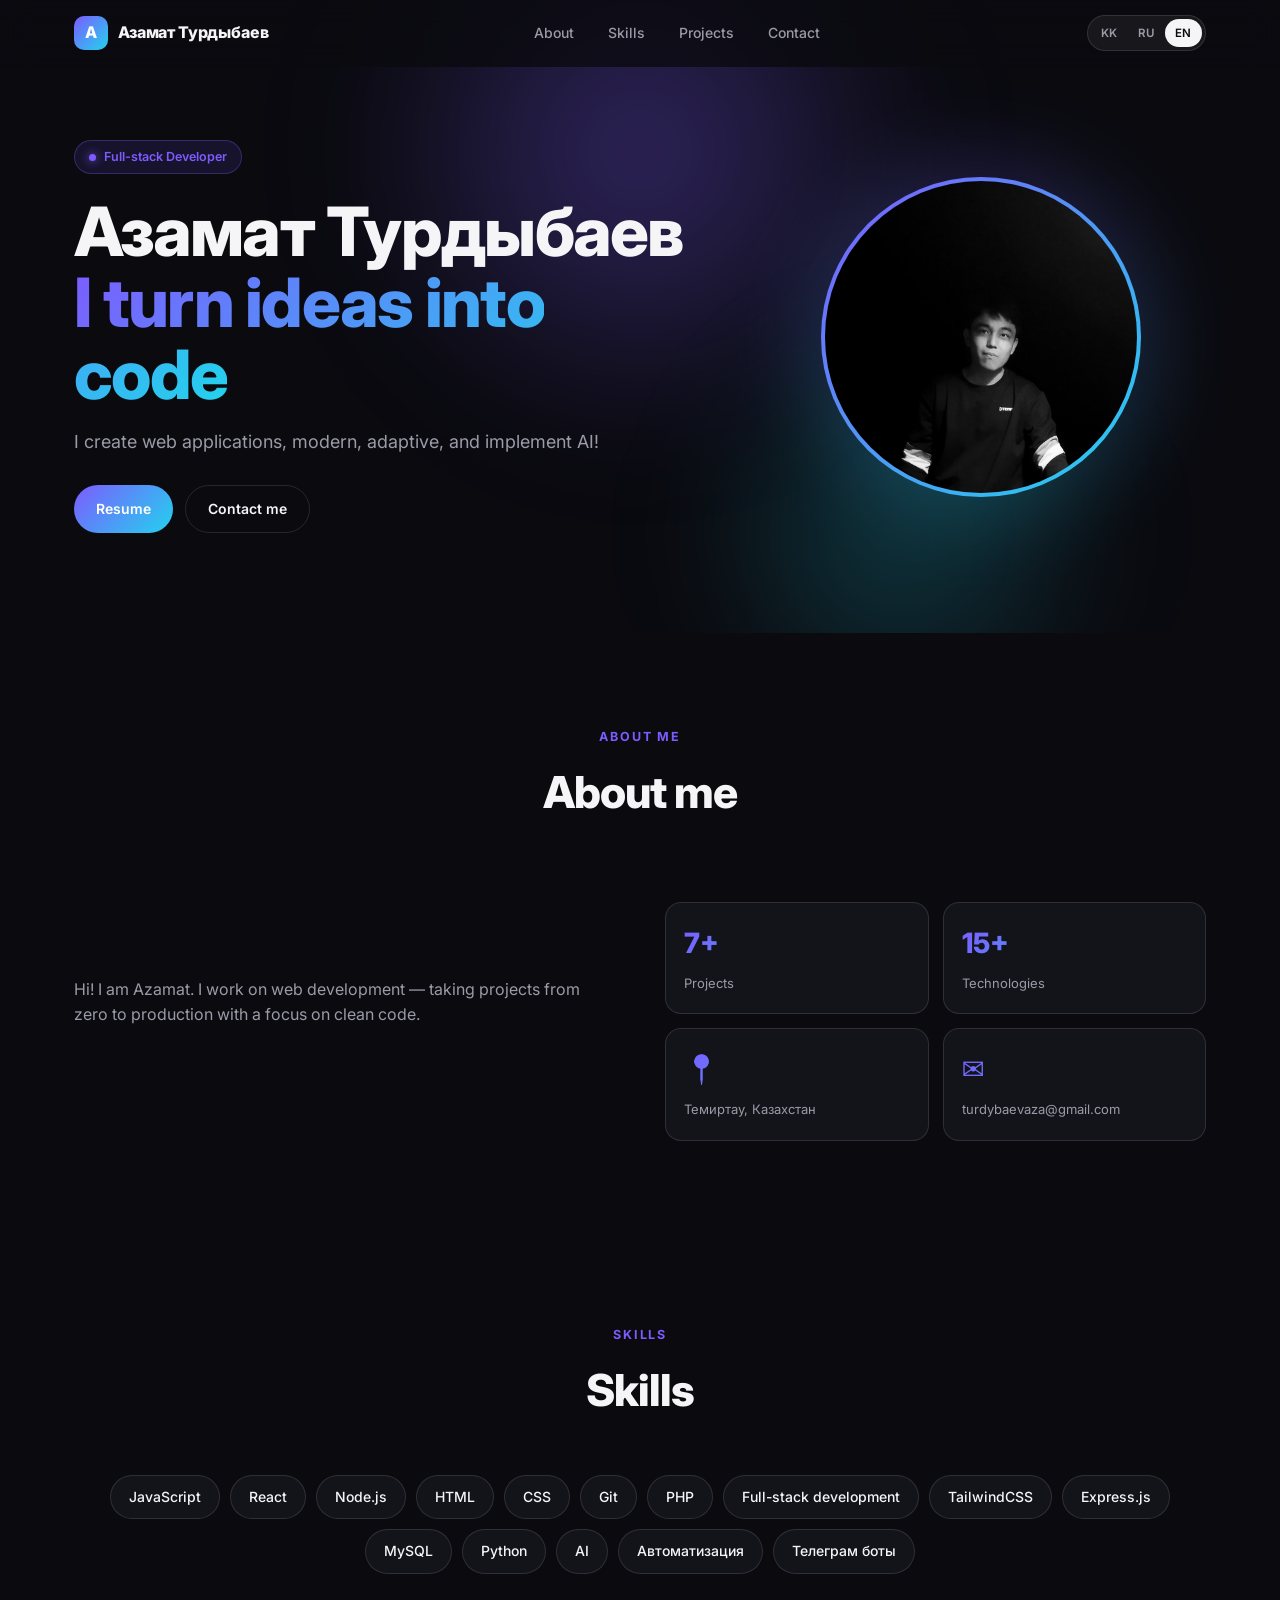
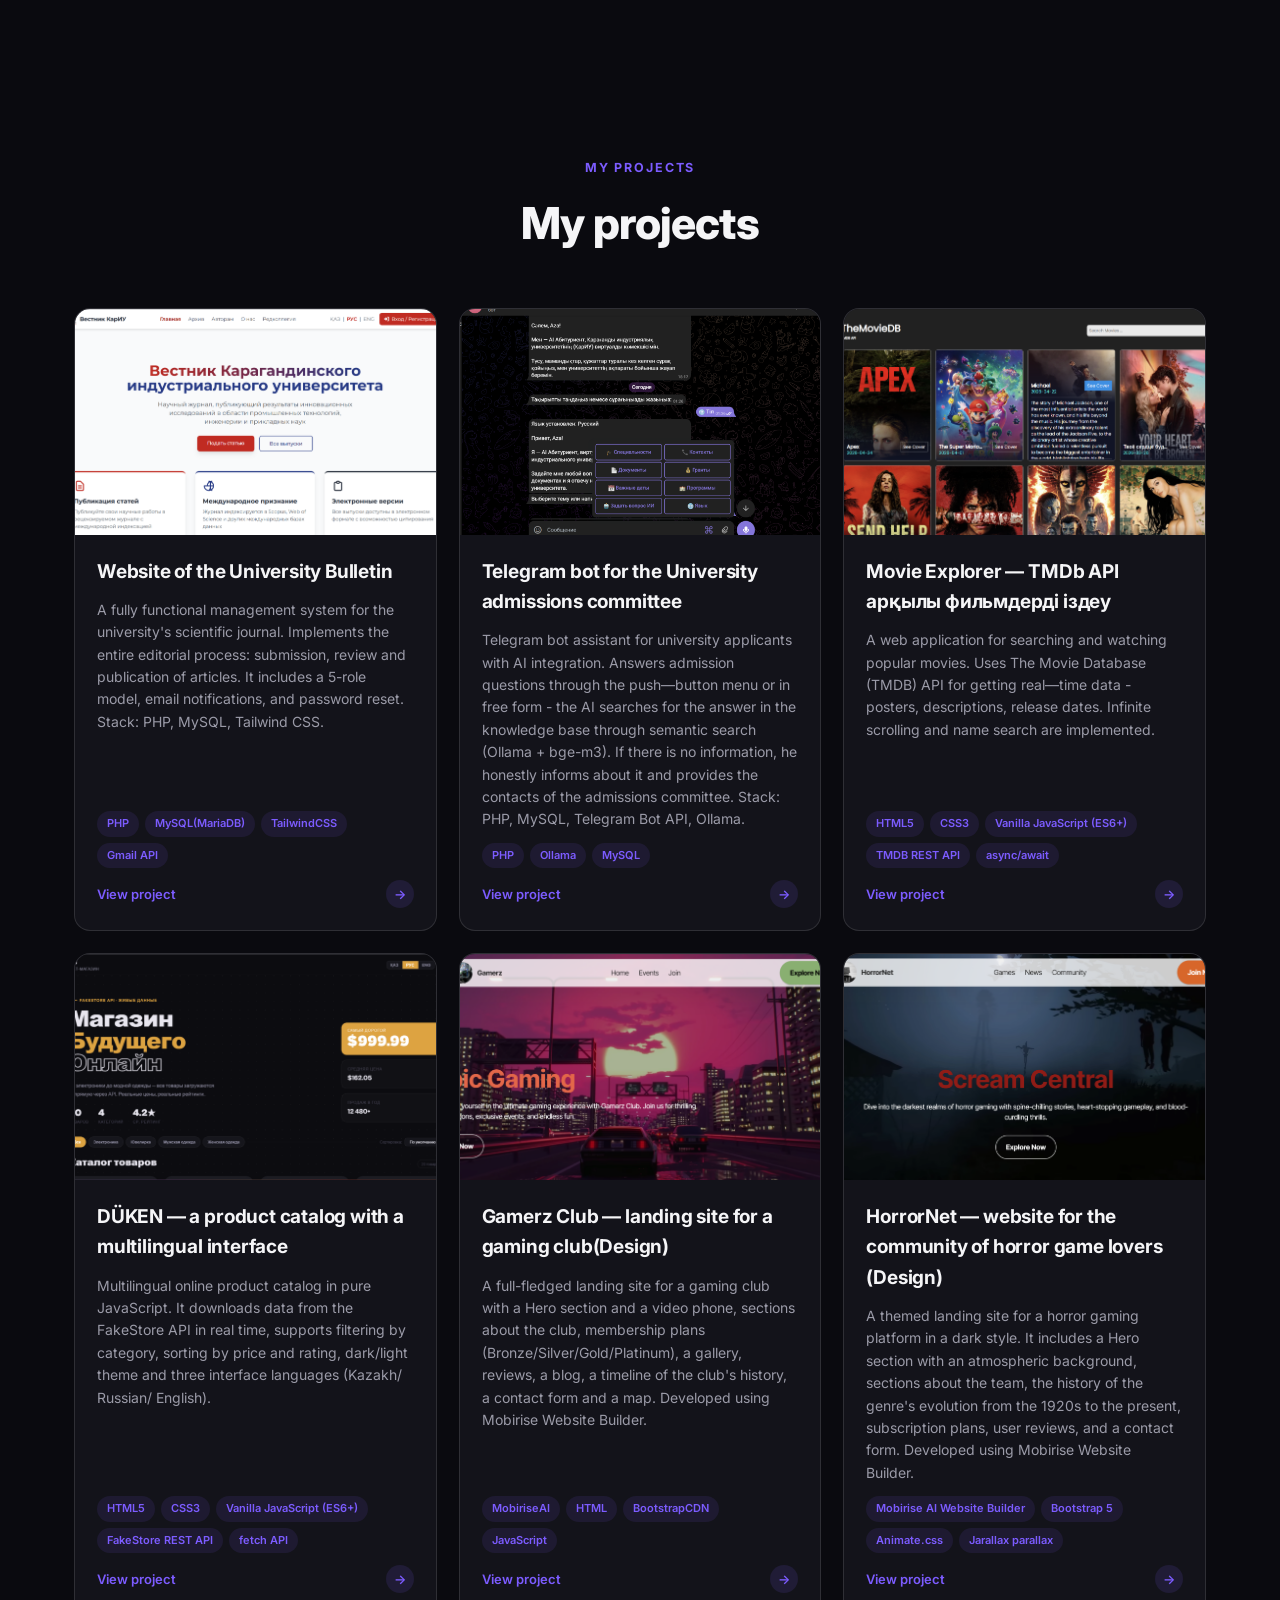
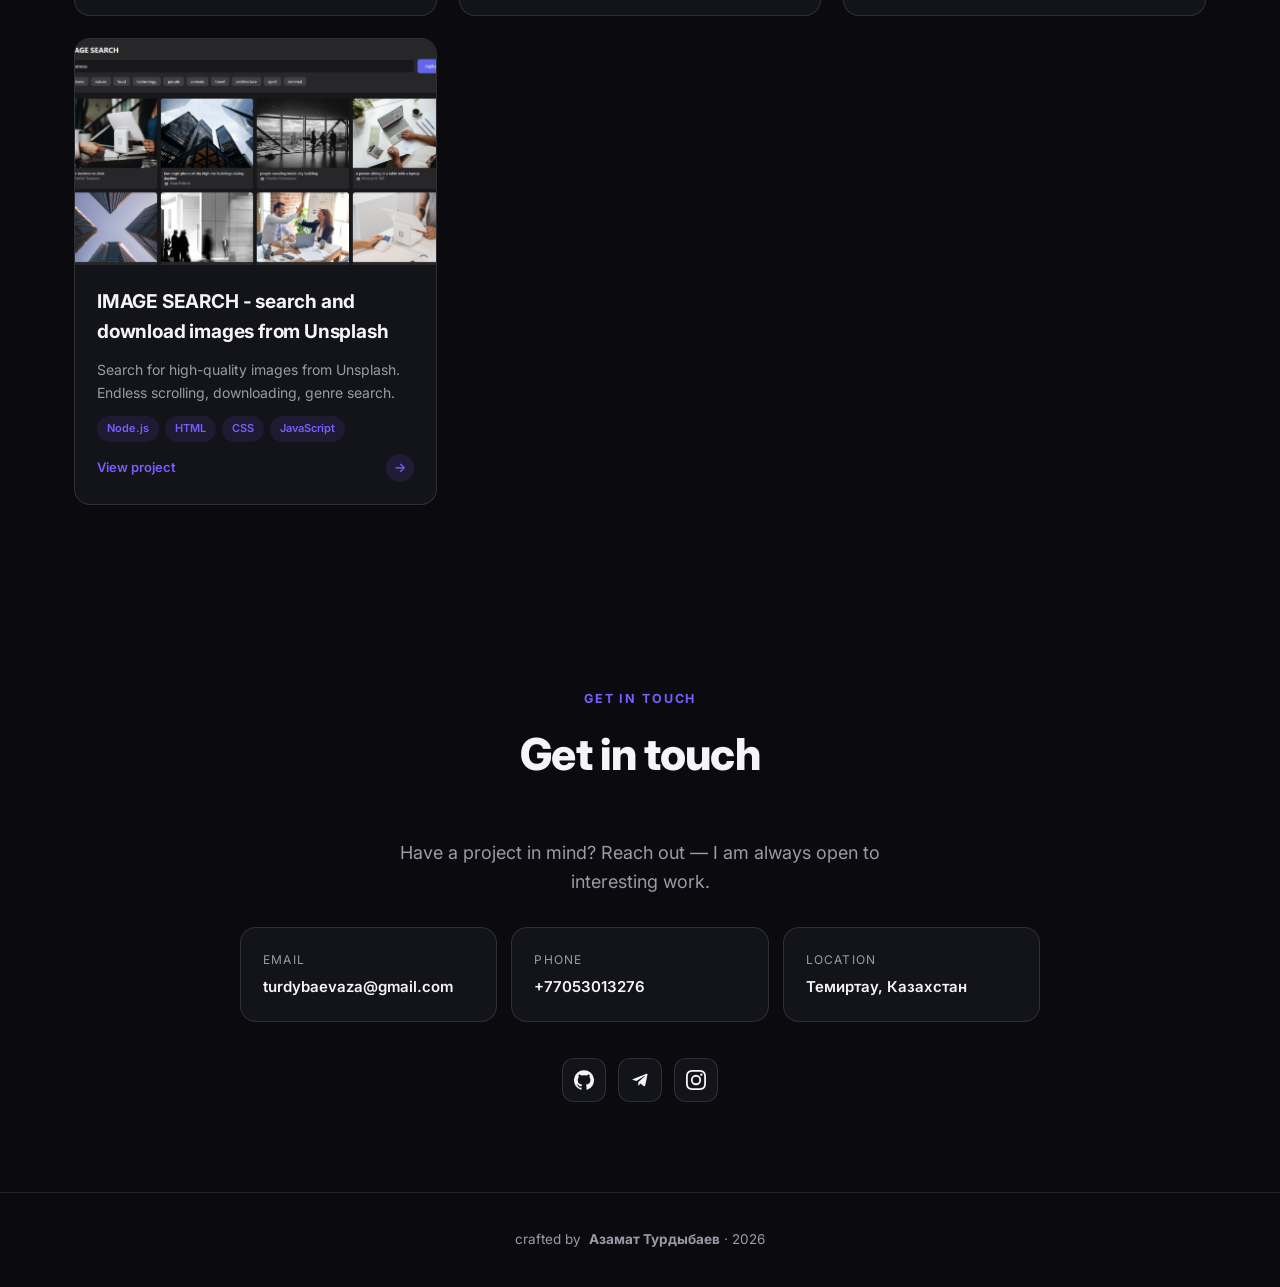
<file: index.html>
<!DOCTYPE html>
<html lang="en">
<head>
<meta charset="UTF-8">
<meta name="viewport" content="width=device-width, initial-scale=1.0">
<meta name="description" content="Азамат Турдыбаев — portfolio">
<title>Азамат Турдыбаев — Portfolio</title>
<link rel="preconnect" href="https://fonts.googleapis.com">
<link rel="preconnect" href="https://fonts.gstatic.com" crossorigin>
<link href="https://fonts.googleapis.com/css2?family=Inter:wght@400;500;600;700;800&display=swap" rel="stylesheet">
<link rel="stylesheet" href="assets/css/style.css">
</head>
<body>

<header class="header" id="header">
  <div class="container header-inner">
    <a href="#top" class="logo">
      <span class="logo-mark">А</span>
      <span data-i18n-text="Азамат Турдыбаев">Азамат Турдыбаев</span>
    </a>

    <nav class="nav" id="nav">
      <a href="#about" data-i18n="nav_about"></a>
      <a href="#skills" data-i18n="nav_skills"></a>
      <a href="#projects" data-i18n="nav_projects"></a>
      <a href="#contact" data-i18n="nav_contact"></a>
    </nav>

    <div class="header-actions">
      <div class="lang-switch" id="langSwitch">
        <button data-lang="kk">KK</button>
        <button data-lang="ru">RU</button>
        <button data-lang="en" class="active">EN</button>
      </div>
      <button class="btn-burger" id="burger" aria-label="menu">☰</button>
    </div>
  </div>
</header>

<main id="top">

<section class="hero">
  <div class="hero-bg gradient"></div>
  <div class="container hero-inner">
    <div>
      <span class="hero-pill"><span class="dot"></span><span data-i18n-role></span></span>
      <h1>
        <span data-i18n-name>Азамат Турдыбаев</span><br>
        <span class="gradient-text" data-i18n="hero_tagline"></span>
      </h1>
      <p class="lead" data-i18n="hero_sub"></p>
      <div class="hero-cta">
        <a href="resume.pdf" target="_blank" class="btn btn-primary" data-i18n="btn_resume"></a>
        <a href="#contact" class="btn btn-outline" data-i18n="btn_contact"></a>
      </div>
    </div>
    <div class="hero-portrait">
      <div class="portrait-frame">
        <div class="portrait-inner">
          <img src="assets/img/avatar.jpg" alt="">
        </div>
      </div>
    </div>
  </div>
</section>

<section id="about" class="about">
  <div class="container">
    <div class="section-head reveal">
      <span class="section-eyebrow" data-i18n="section_about"></span>
      <h2 data-i18n="section_about_h"></h2>
    </div>
    <div class="about-grid reveal">
      <div class="about-text" data-i18n-html="about"></div>
      <div>
        <div class="about-stats">
          <div class="stat-card"><b>7+</b><span data-i18n="stat_projects"></span></div>
          <div class="stat-card"><b>15+</b><span data-i18n="stat_skills"></span></div>
          <div class="stat-card"><b>📍</b><span>Темиртау, Казахстан</span></div>
          <div class="stat-card"><b>✉</b><span>turdybaevaza@gmail.com</span></div>
        </div>
      </div>
    </div>
  </div>
</section>

<section id="skills" class="skills">
  <div class="container">
    <div class="section-head reveal">
      <span class="section-eyebrow" data-i18n="section_skills"></span>
      <h2 data-i18n="section_skills_h"></h2>
    </div>
    <div class="skills-cloud reveal">
      <span class="skill">JavaScript</span>
      <span class="skill">React</span>
      <span class="skill">Node.js</span>
      <span class="skill">HTML</span>
      <span class="skill">CSS</span>
      <span class="skill">Git</span>
      <span class="skill">PHP</span>
      <span class="skill">Full-stack development</span>
      <span class="skill">TailwindCSS</span>
      <span class="skill">Express.js</span>
      <span class="skill">MySQL</span>
      <span class="skill">Python</span>
      <span class="skill">AI</span>
      <span class="skill">Автоматизация</span>
      <span class="skill">Телеграм боты</span>
    </div>
  </div>
</section>

<section id="projects" class="projects">
  <div class="container">
    <div class="section-head reveal">
      <span class="section-eyebrow" data-i18n="section_projects"></span>
      <h2 data-i18n="section_projects_h"></h2>
    </div>
    <div class="projects-grid reveal">
      <a href="projects/vestnik-kariu.html" class="project">
        <div class="project-cover"><img src="assets/img/f_k89gfe0amonbua93.png" alt=""></div>
        <div class="project-body">
          <div class="project-title" data-i18n-proj="p_o89itzxmonbbtn9.title">Website of the University Bulletin</div>
          <div class="project-desc" data-i18n-proj="p_o89itzxmonbbtn9.shortDesc"></div>
          <div class="project-tech">
            <span>PHP</span><span>MySQL(MariaDB)</span><span>TailwindCSS</span><span>Gmail API</span>
          </div>
          <div class="project-link-row">
            <span data-i18n="btn_view_project"></span>
            <span class="arrow-icon">→</span>
          </div>
        </div>
      </a>
      <a href="projects/abiturent-bot-telegram.html" class="project">
        <div class="project-cover"><img src="assets/img/f_c62ydk6wmond65eu.png" alt=""></div>
        <div class="project-body">
          <div class="project-title" data-i18n-proj="p_7lt5uwfmonct9wv.title">Telegram bot for the University admissions committee</div>
          <div class="project-desc" data-i18n-proj="p_7lt5uwfmonct9wv.shortDesc"></div>
          <div class="project-tech">
            <span>PHP</span><span>Ollama</span><span>MySQL</span>
          </div>
          <div class="project-link-row">
            <span data-i18n="btn_view_project"></span>
            <span class="arrow-icon">→</span>
          </div>
        </div>
      </a>
      <a href="projects/tmdb-api.html" class="project">
        <div class="project-cover"><img src="assets/img/f_5rtunjubmoo8fcvo.png" alt=""></div>
        <div class="project-body">
          <div class="project-title" data-i18n-proj="p_hsqgkrfmoo868qn.title">Movie Explorer — TMDb API арқылы фильмдерді іздеу</div>
          <div class="project-desc" data-i18n-proj="p_hsqgkrfmoo868qn.shortDesc"></div>
          <div class="project-tech">
            <span>HTML5</span><span>CSS3</span><span>Vanilla JavaScript (ES6+)</span><span>TMDB REST API</span><span>async/await</span>
          </div>
          <div class="project-link-row">
            <span data-i18n="btn_view_project"></span>
            <span class="arrow-icon">→</span>
          </div>
        </div>
      </a>
      <a href="projects/fake-store-api.html" class="project">
        <div class="project-cover"><img src="assets/img/f_3xanpbremoo8rpa6.png" alt=""></div>
        <div class="project-body">
          <div class="project-title" data-i18n-proj="p_xwkz7hrmoo8m462.title">DÜKEN — a product catalog with a multilingual interface</div>
          <div class="project-desc" data-i18n-proj="p_xwkz7hrmoo8m462.shortDesc"></div>
          <div class="project-tech">
            <span>HTML5</span><span>CSS3</span><span>Vanilla JavaScript (ES6+)</span><span>FakeStore REST API</span><span>fetch API</span>
          </div>
          <div class="project-link-row">
            <span data-i18n="btn_view_project"></span>
            <span class="arrow-icon">→</span>
          </div>
        </div>
      </a>
      <a href="projects/gaming-site-design.html" class="project">
        <div class="project-cover"><img src="assets/img/f_rkzsp6b0mooa78hj.png" alt=""></div>
        <div class="project-body">
          <div class="project-title" data-i18n-proj="p_ejp2i3tmooa2sis.title">Gamerz Club — landing site for a gaming club(Design)</div>
          <div class="project-desc" data-i18n-proj="p_ejp2i3tmooa2sis.shortDesc"></div>
          <div class="project-tech">
            <span>MobiriseAI</span><span>HTML</span><span>BootstrapCDN</span><span>JavaScript</span>
          </div>
          <div class="project-link-row">
            <span data-i18n="btn_view_project"></span>
            <span class="arrow-icon">→</span>
          </div>
        </div>
      </a>
      <a href="projects/horror-game-design.html" class="project">
        <div class="project-cover"><img src="assets/img/f_arnziqlfmoohcn5r.png" alt=""></div>
        <div class="project-body">
          <div class="project-title" data-i18n-proj="p_j9yw7mhmooaiygd.title">HorrorNet — website for the community of horror game lovers (Design)</div>
          <div class="project-desc" data-i18n-proj="p_j9yw7mhmooaiygd.shortDesc"></div>
          <div class="project-tech">
            <span>Mobirise AI Website Builder</span><span>Bootstrap 5</span><span>Animate.css</span><span>Jarallax parallax</span>
          </div>
          <div class="project-link-row">
            <span data-i18n="btn_view_project"></span>
            <span class="arrow-icon">→</span>
          </div>
        </div>
      </a>
      <a href="projects/image-search-unsplash.html" class="project">
        <div class="project-cover"><img src="assets/img/f_zx9a9mbqmopt0fna.png" alt=""></div>
        <div class="project-body">
          <div class="project-title" data-i18n-proj="p_6j5fk1smopsqwua.title">IMAGE SEARCH - search and download images from Unsplash</div>
          <div class="project-desc" data-i18n-proj="p_6j5fk1smopsqwua.shortDesc"></div>
          <div class="project-tech">
            <span>Node.js</span><span>HTML</span><span>CSS</span><span>JavaScript</span>
          </div>
          <div class="project-link-row">
            <span data-i18n="btn_view_project"></span>
            <span class="arrow-icon">→</span>
          </div>
        </div>
      </a>
    </div>
  </div>
</section>

<section id="contact" class="contact">
  <div class="container">
    <div class="section-head reveal">
      <span class="section-eyebrow" data-i18n="section_contact"></span>
      <h2 data-i18n="section_contact_h"></h2>
    </div>
    <p class="contact-text reveal" data-i18n="contact_text"></p>
    <div class="contact-grid reveal">
      <a href="mailto:turdybaevaza@gmail.com" class="contact-card"><div class="contact-card-label">Email</div><div class="contact-card-value">turdybaevaza@gmail.com</div></a>
      <a href="tel:+77053013276" class="contact-card"><div class="contact-card-label">Phone</div><div class="contact-card-value">+77053013276</div></a>
      <div class="contact-card"><div class="contact-card-label">Location</div><div class="contact-card-value">Темиртау, Казахстан</div></div>
    </div>
    <div class="socials reveal">
      <a href="https://github.com/Azamat-Eric" target="_blank" rel="noopener" class="social-icon" aria-label="github"><svg viewBox="0 0 24 24" fill="currentColor"><path d="M12 .3a12 12 0 0 0-3.8 23.4c.6.1.8-.3.8-.6v-2c-3.3.7-4-1.6-4-1.6-.6-1.4-1.4-1.8-1.4-1.8-1.1-.7.1-.7.1-.7 1.2.1 1.9 1.3 1.9 1.3 1.1 1.9 2.9 1.3 3.6 1 .1-.8.4-1.3.8-1.6-2.7-.3-5.5-1.3-5.5-5.9 0-1.3.5-2.4 1.2-3.2-.1-.3-.5-1.5.1-3.1 0 0 1-.3 3.3 1.2a11.5 11.5 0 0 1 6 0c2.3-1.5 3.3-1.2 3.3-1.2.7 1.6.3 2.8.1 3.1.8.8 1.2 1.9 1.2 3.2 0 4.6-2.8 5.6-5.5 5.9.4.4.8 1.1.8 2.2v3.2c0 .3.2.7.8.6A12 12 0 0 0 12 .3"/></svg></a>
      <a href="https://t.me/aza_mat_off" target="_blank" rel="noopener" class="social-icon" aria-label="telegram"><svg viewBox="0 0 24 24" fill="currentColor"><path d="M9.78 18.65l.28-4.23 7.68-6.92c.34-.31-.07-.46-.52-.19L7.74 13.3 3.64 12c-.88-.25-.89-.86.2-1.3l15.97-6.16c.73-.33 1.43.18 1.15 1.3l-2.72 12.81c-.19.91-.74 1.13-1.5.71L12.6 16.3l-1.99 1.93c-.23.23-.42.42-.83.42z"/></svg></a>
      <a href="https://instagram.com/a.z.a.m.a.t.t.t" target="_blank" rel="noopener" class="social-icon" aria-label="instagram"><svg viewBox="0 0 24 24" fill="currentColor"><path d="M12 2.16c3.2 0 3.58.01 4.85.07 1.17.05 1.8.25 2.23.41.56.22.96.48 1.38.9.42.42.68.82.9 1.38.16.42.36 1.06.41 2.23.06 1.27.07 1.65.07 4.85s-.01 3.58-.07 4.85c-.05 1.17-.25 1.8-.41 2.23-.22.56-.48.96-.9 1.38-.42.42-.82.68-1.38.9-.42.16-1.06.36-2.23.41-1.27.06-1.65.07-4.85.07s-3.58-.01-4.85-.07c-1.17-.05-1.8-.25-2.23-.41a3.7 3.7 0 0 1-1.38-.9 3.7 3.7 0 0 1-.9-1.38c-.16-.42-.36-1.06-.41-2.23C2.17 15.58 2.16 15.2 2.16 12s.01-3.58.07-4.85c.05-1.17.25-1.8.41-2.23.22-.56.48-.96.9-1.38.42-.42.82-.68 1.38-.9.42-.16 1.06-.36 2.23-.41C8.42 2.17 8.8 2.16 12 2.16M12 0C8.74 0 8.33.01 7.05.07 5.78.13 4.9.33 4.14.63a5.85 5.85 0 0 0-2.13 1.38A5.85 5.85 0 0 0 .63 4.14C.33 4.9.13 5.78.07 7.05.01 8.33 0 8.74 0 12s.01 3.67.07 4.95c.06 1.27.26 2.15.56 2.91a5.85 5.85 0 0 0 1.38 2.13 5.85 5.85 0 0 0 2.13 1.38c.76.3 1.64.5 2.91.56C8.33 23.99 8.74 24 12 24s3.67-.01 4.95-.07c1.27-.06 2.15-.26 2.91-.56a5.85 5.85 0 0 0 2.13-1.38 5.85 5.85 0 0 0 1.38-2.13c.3-.76.5-1.64.56-2.91.06-1.28.07-1.69.07-4.95s-.01-3.67-.07-4.95c-.06-1.27-.26-2.15-.56-2.91a5.85 5.85 0 0 0-1.38-2.13A5.85 5.85 0 0 0 19.86.63C19.1.33 18.22.13 16.95.07 15.67.01 15.26 0 12 0zm0 5.84a6.16 6.16 0 1 0 0 12.32 6.16 6.16 0 0 0 0-12.32zm0 10.16a4 4 0 1 1 0-8 4 4 0 0 1 0 8zm6.41-11.85a1.44 1.44 0 1 0 0 2.88 1.44 1.44 0 0 0 0-2.88z"/></svg></a>
    </div>
  </div>
</section>

</main>

<footer class="footer">
  <div class="container">
    <span data-i18n="footer_made"></span> &nbsp;<b>Азамат Турдыбаев</b> · 2026
  </div>
</footer>

<script src="assets/js/data.js"></script>
<script src="assets/js/main.js"></script>
</body>
</html>
</file>
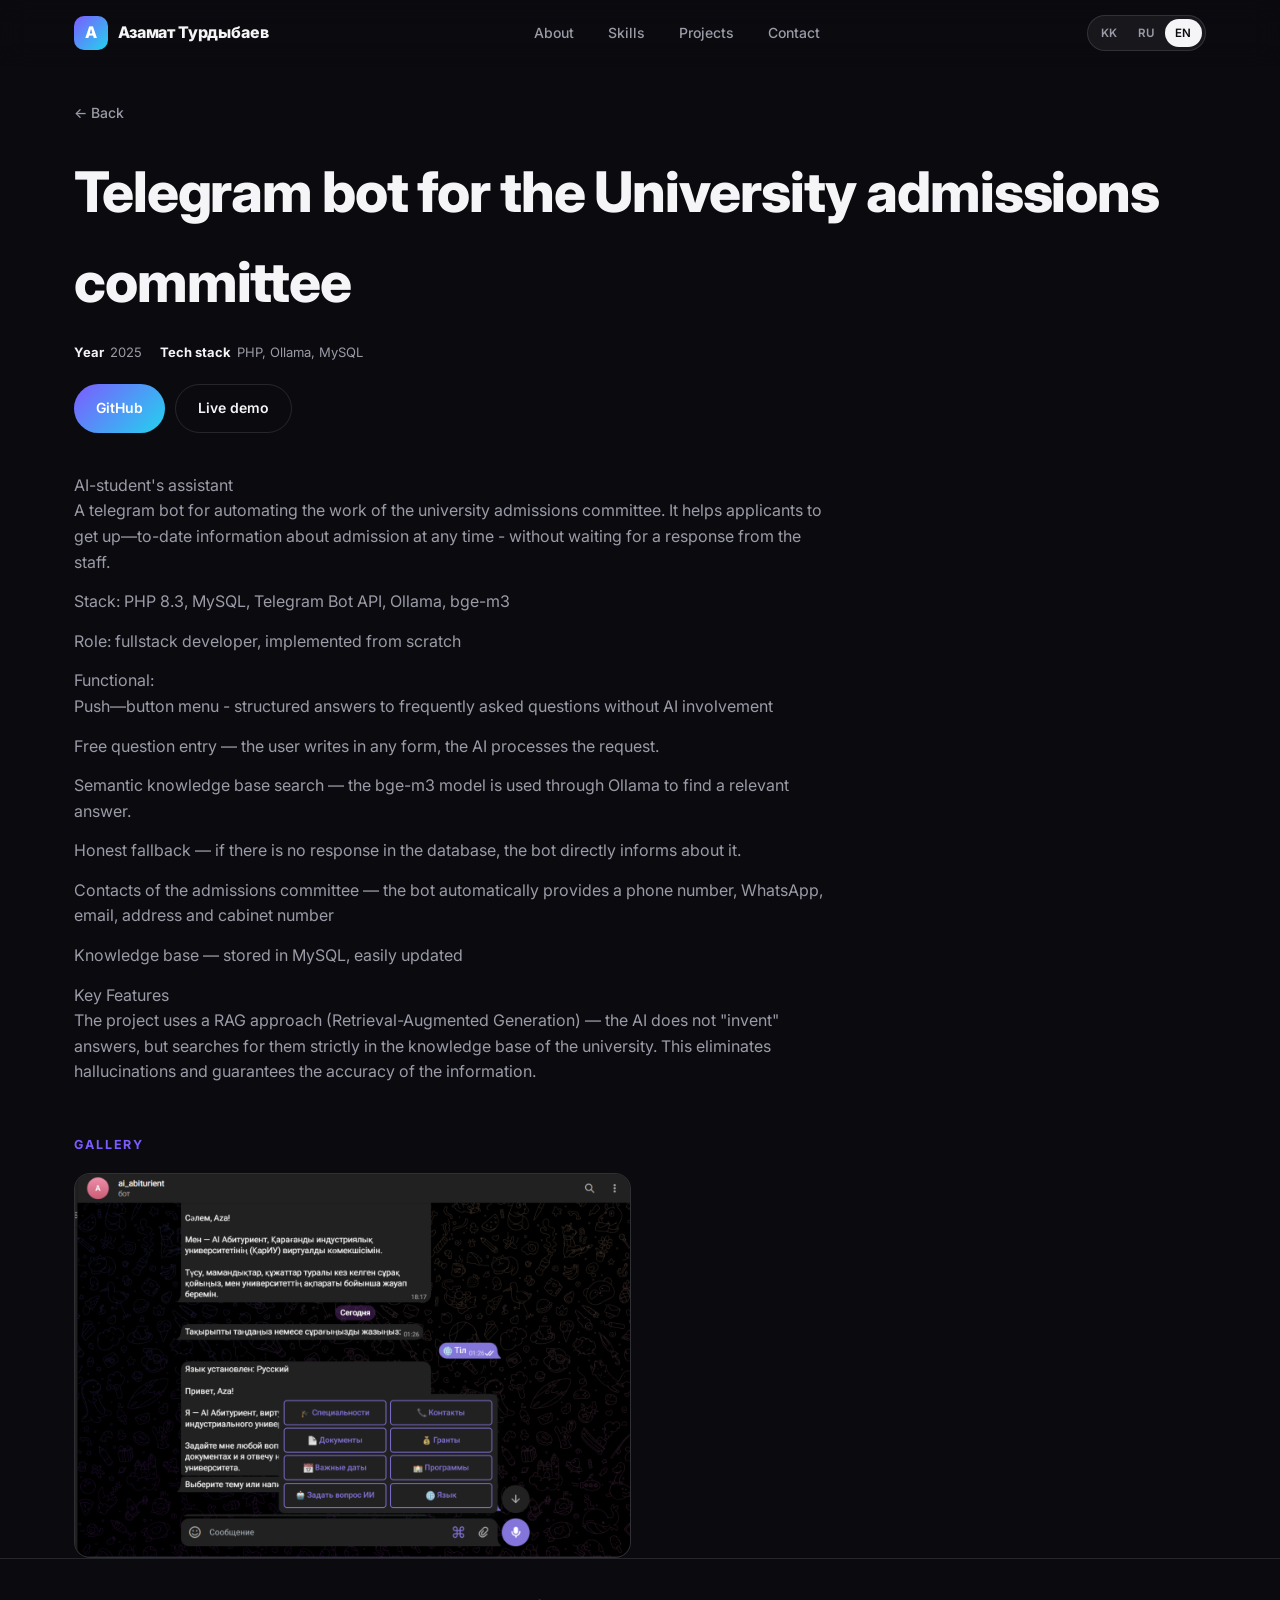
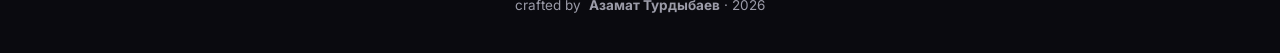
<file: projects/abiturent-bot-telegram.html>
<!DOCTYPE html>
<html lang="en">
<head>
<meta charset="UTF-8">
<meta name="viewport" content="width=device-width, initial-scale=1.0">
<title>Telegram bot for the University admissions committee — Азамат Турдыбаев</title>
<link rel="preconnect" href="https://fonts.googleapis.com">
<link rel="preconnect" href="https://fonts.gstatic.com" crossorigin>
<link href="https://fonts.googleapis.com/css2?family=Inter:wght@400;500;600;700;800&display=swap" rel="stylesheet">
<link rel="stylesheet" href="../assets/css/style.css">
</head>
<body>

<header class="header" id="header">
  <div class="container header-inner">
    <a href="../index.html" class="logo">
      <span class="logo-mark">А</span>
      <span>Азамат Турдыбаев</span>
    </a>
    <nav class="nav" id="nav">
      <a href="../index.html#about" data-i18n="nav_about"></a>
      <a href="../index.html#skills" data-i18n="nav_skills"></a>
      <a href="../index.html#projects" data-i18n="nav_projects"></a>
      <a href="../index.html#contact" data-i18n="nav_contact"></a>
    </nav>
    <div class="header-actions">
      <div class="lang-switch" id="langSwitch">
        <button data-lang="kk">KK</button>
        <button data-lang="ru">RU</button>
        <button data-lang="en" class="active">EN</button>
      </div>
      <button class="btn-burger" id="burger" aria-label="menu">☰</button>
    </div>
  </div>
</header>

<main class="container project-page">
  <a href="../index.html" class="back-link" data-i18n="btn_back"></a>

  <div class="project-hero">
    <h1 data-i18n-proj="p_7lt5uwfmonct9wv.title">Telegram bot for the University admissions committee</h1>
    <div class="project-meta">
      <div><b data-i18n="label_year"></b>2025</div>
      <div><b data-i18n="label_tech"></b>PHP, Ollama, MySQL</div>
    </div>
    <div class="project-actions">
      <a href="https://github.com/Azamat-Eric/ai_abiturent_bot" target="_blank" rel="noopener" class="btn btn-primary" data-i18n="btn_github"></a>
      <a href="https://t.me/kariu_abiturient_bot" target="_blank" rel="noopener" class="btn btn-outline" data-i18n="btn_demo"></a>
    </div>
  </div>

  <div class="project-content" data-i18n-html="proj_p_7lt5uwfmonct9wv_full"></div>

  
  <h2 class="section-eyebrow" style="display:block;margin-bottom:18px" data-i18n="label_gallery"></h2>
  <div class="gallery">
    <figure class="gallery-item"><img src="../assets/img/f_c62ydk6wmond65eu.png" alt="" data-zoom><figcaption class="gallery-caption" data-i18n-media="m_0b3suyqmond65fs"></figcaption></figure>
  </div>
  

</main>

<div class="lightbox" id="lightbox">
  <div class="lightbox-close">×</div>
  <img id="lightbox-img" alt="">
</div>

<footer class="footer">
  <div class="container">
    <span data-i18n="footer_made"></span> &nbsp;<b>Азамат Турдыбаев</b> · 2026
  </div>
</footer>

<script src="../assets/js/data.js"></script>
<script src="../assets/js/main.js"></script>
</body>
</html>
</file>
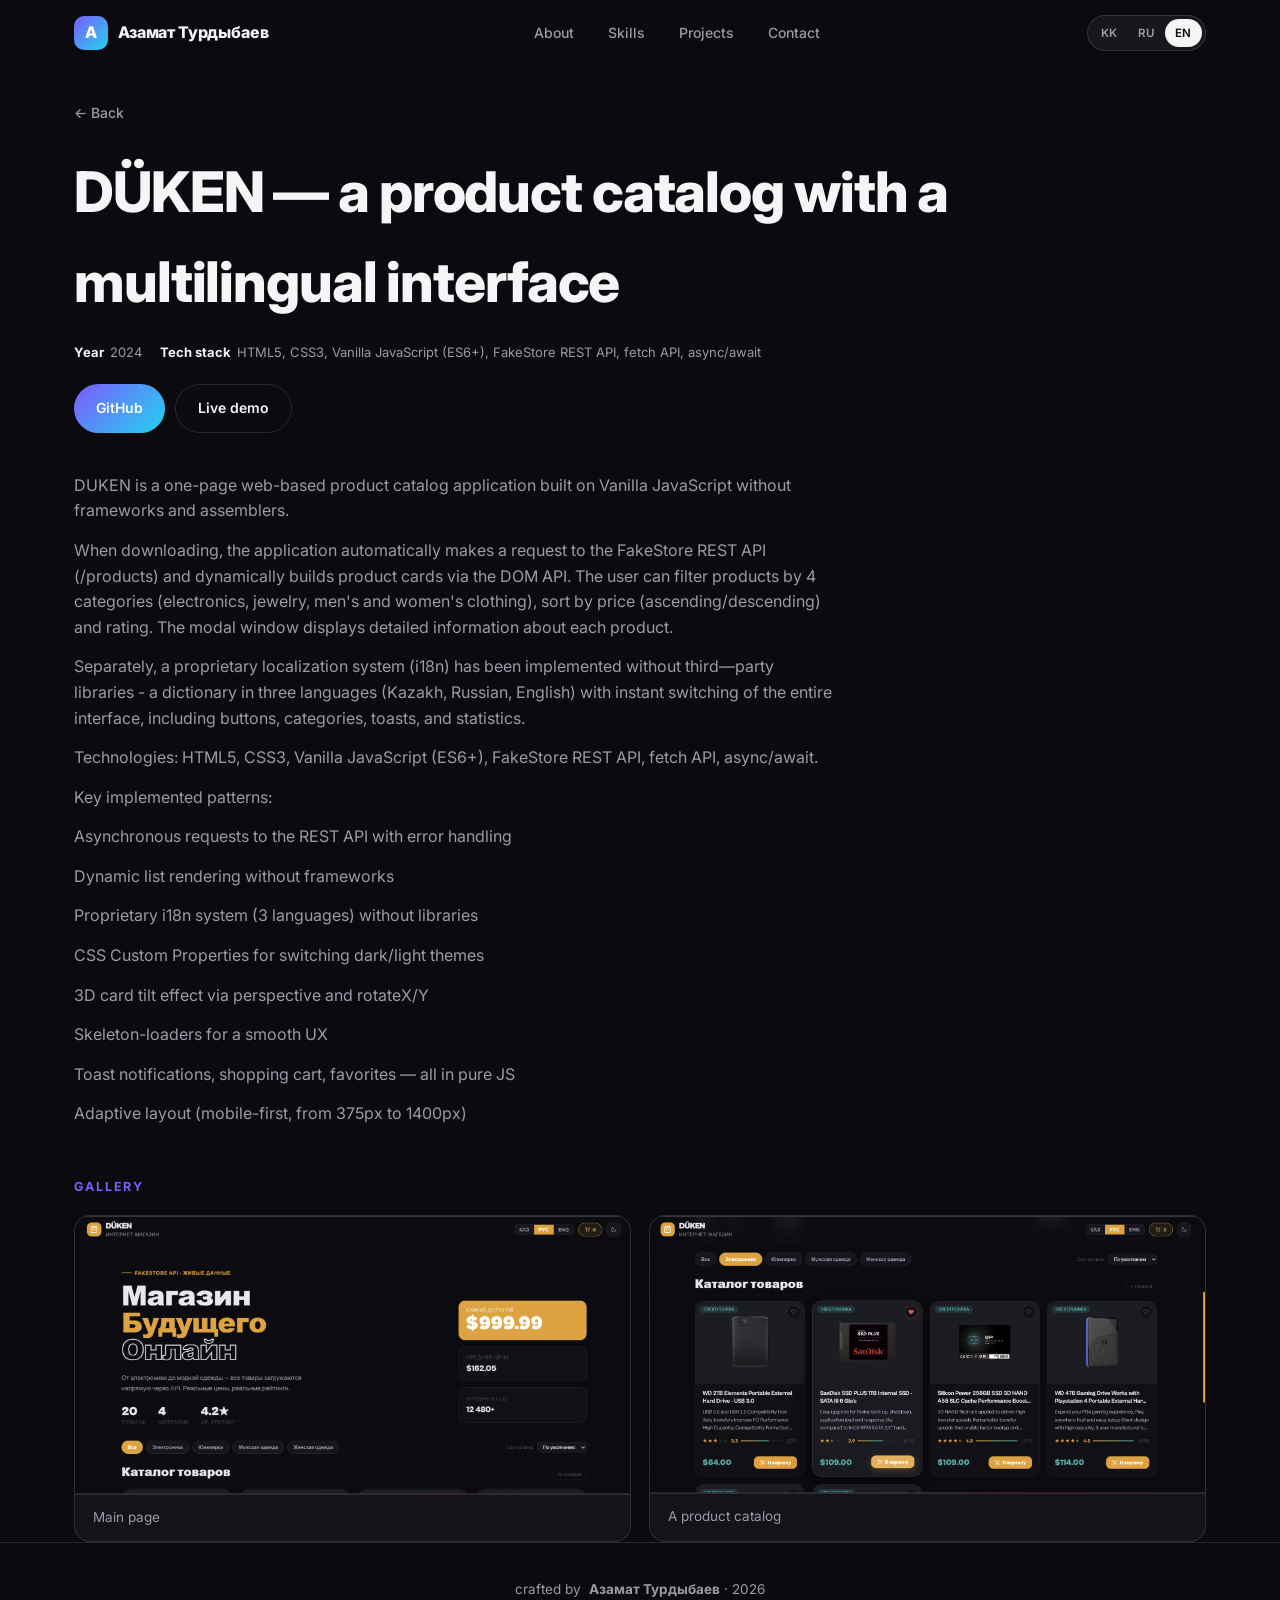
<file: projects/fake-store-api.html>
<!DOCTYPE html>
<html lang="en">
<head>
<meta charset="UTF-8">
<meta name="viewport" content="width=device-width, initial-scale=1.0">
<title>DÜKEN — a product catalog with a multilingual interface — Азамат Турдыбаев</title>
<link rel="preconnect" href="https://fonts.googleapis.com">
<link rel="preconnect" href="https://fonts.gstatic.com" crossorigin>
<link href="https://fonts.googleapis.com/css2?family=Inter:wght@400;500;600;700;800&display=swap" rel="stylesheet">
<link rel="stylesheet" href="../assets/css/style.css">
</head>
<body>

<header class="header" id="header">
  <div class="container header-inner">
    <a href="../index.html" class="logo">
      <span class="logo-mark">А</span>
      <span>Азамат Турдыбаев</span>
    </a>
    <nav class="nav" id="nav">
      <a href="../index.html#about" data-i18n="nav_about"></a>
      <a href="../index.html#skills" data-i18n="nav_skills"></a>
      <a href="../index.html#projects" data-i18n="nav_projects"></a>
      <a href="../index.html#contact" data-i18n="nav_contact"></a>
    </nav>
    <div class="header-actions">
      <div class="lang-switch" id="langSwitch">
        <button data-lang="kk">KK</button>
        <button data-lang="ru">RU</button>
        <button data-lang="en" class="active">EN</button>
      </div>
      <button class="btn-burger" id="burger" aria-label="menu">☰</button>
    </div>
  </div>
</header>

<main class="container project-page">
  <a href="../index.html" class="back-link" data-i18n="btn_back"></a>

  <div class="project-hero">
    <h1 data-i18n-proj="p_xwkz7hrmoo8m462.title">DÜKEN — a product catalog with a multilingual interface</h1>
    <div class="project-meta">
      <div><b data-i18n="label_year"></b>2024</div>
      <div><b data-i18n="label_tech"></b>HTML5, CSS3, Vanilla JavaScript (ES6+), FakeStore REST API, fetch API, async/await</div>
    </div>
    <div class="project-actions">
      <a href="https://github.com/Azamat-Eric/fake-store-api" target="_blank" rel="noopener" class="btn btn-primary" data-i18n="btn_github"></a>
      <a href="https://azamat-eric.github.io/fake-store-api/" target="_blank" rel="noopener" class="btn btn-outline" data-i18n="btn_demo"></a>
    </div>
  </div>

  <div class="project-content" data-i18n-html="proj_p_xwkz7hrmoo8m462_full"></div>

  
  <h2 class="section-eyebrow" style="display:block;margin-bottom:18px" data-i18n="label_gallery"></h2>
  <div class="gallery">
    <figure class="gallery-item"><img src="../assets/img/f_3xanpbremoo8rpa6.png" alt="" data-zoom><figcaption class="gallery-caption" data-i18n-media="m_jp058lwmoo8rpan"></figcaption></figure>
    <figure class="gallery-item"><img src="../assets/img/f_8lbdcmi0moo8t3s2.png" alt="" data-zoom><figcaption class="gallery-caption" data-i18n-media="m_kirt7ksmoo8t3sg"></figcaption></figure>
  </div>
  

</main>

<div class="lightbox" id="lightbox">
  <div class="lightbox-close">×</div>
  <img id="lightbox-img" alt="">
</div>

<footer class="footer">
  <div class="container">
    <span data-i18n="footer_made"></span> &nbsp;<b>Азамат Турдыбаев</b> · 2026
  </div>
</footer>

<script src="../assets/js/data.js"></script>
<script src="../assets/js/main.js"></script>
</body>
</html>
</file>
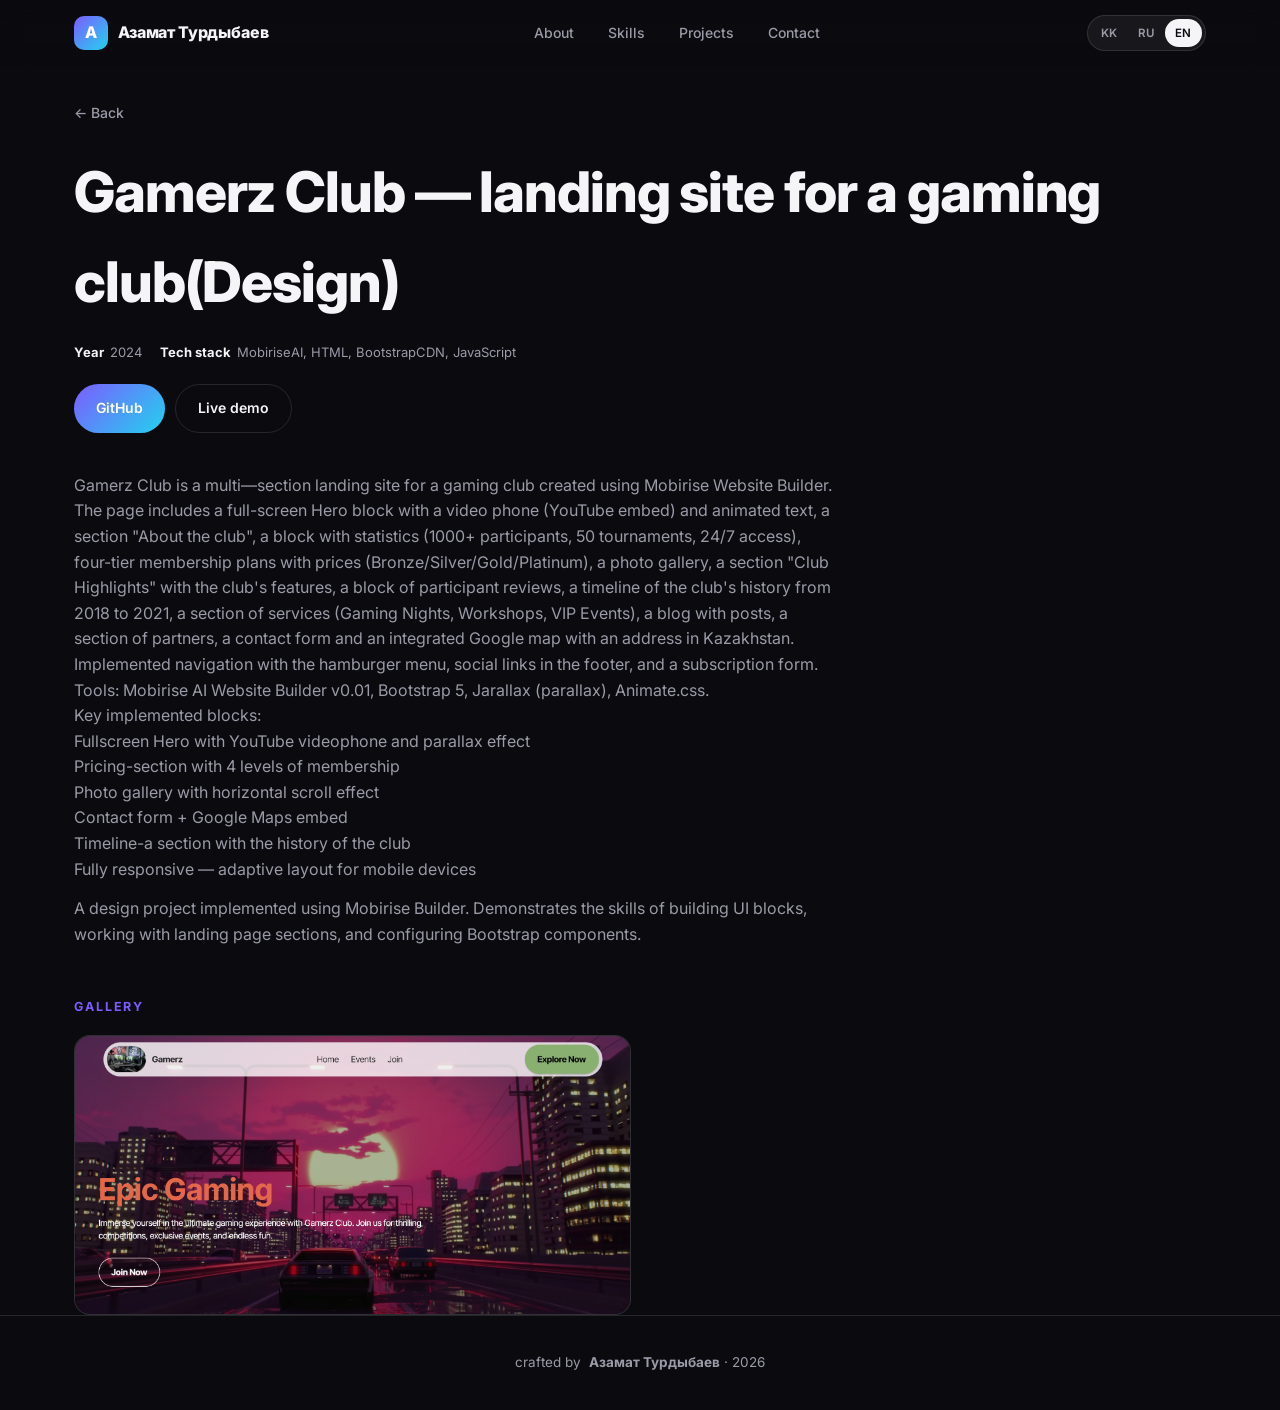
<file: projects/gaming-site-design.html>
<!DOCTYPE html>
<html lang="en">
<head>
<meta charset="UTF-8">
<meta name="viewport" content="width=device-width, initial-scale=1.0">
<title>Gamerz Club — landing site for a gaming club(Design) — Азамат Турдыбаев</title>
<link rel="preconnect" href="https://fonts.googleapis.com">
<link rel="preconnect" href="https://fonts.gstatic.com" crossorigin>
<link href="https://fonts.googleapis.com/css2?family=Inter:wght@400;500;600;700;800&display=swap" rel="stylesheet">
<link rel="stylesheet" href="../assets/css/style.css">
</head>
<body>

<header class="header" id="header">
  <div class="container header-inner">
    <a href="../index.html" class="logo">
      <span class="logo-mark">А</span>
      <span>Азамат Турдыбаев</span>
    </a>
    <nav class="nav" id="nav">
      <a href="../index.html#about" data-i18n="nav_about"></a>
      <a href="../index.html#skills" data-i18n="nav_skills"></a>
      <a href="../index.html#projects" data-i18n="nav_projects"></a>
      <a href="../index.html#contact" data-i18n="nav_contact"></a>
    </nav>
    <div class="header-actions">
      <div class="lang-switch" id="langSwitch">
        <button data-lang="kk">KK</button>
        <button data-lang="ru">RU</button>
        <button data-lang="en" class="active">EN</button>
      </div>
      <button class="btn-burger" id="burger" aria-label="menu">☰</button>
    </div>
  </div>
</header>

<main class="container project-page">
  <a href="../index.html" class="back-link" data-i18n="btn_back"></a>

  <div class="project-hero">
    <h1 data-i18n-proj="p_ejp2i3tmooa2sis.title">Gamerz Club — landing site for a gaming club(Design)</h1>
    <div class="project-meta">
      <div><b data-i18n="label_year"></b>2024</div>
      <div><b data-i18n="label_tech"></b>MobiriseAI, HTML, BootstrapCDN, JavaScript</div>
    </div>
    <div class="project-actions">
      <a href="https://github.com/Azamat-Eric/gaming-1" target="_blank" rel="noopener" class="btn btn-primary" data-i18n="btn_github"></a>
      <a href="https://azamat-eric.github.io/gaming-1/" target="_blank" rel="noopener" class="btn btn-outline" data-i18n="btn_demo"></a>
    </div>
  </div>

  <div class="project-content" data-i18n-html="proj_p_ejp2i3tmooa2sis_full"></div>

  
  <h2 class="section-eyebrow" style="display:block;margin-bottom:18px" data-i18n="label_gallery"></h2>
  <div class="gallery">
    <figure class="gallery-item"><img src="../assets/img/f_rkzsp6b0mooa78hj.png" alt="" data-zoom><figcaption class="gallery-caption" data-i18n-media="m_1p3jvepmooa78iu"></figcaption></figure>
  </div>
  

</main>

<div class="lightbox" id="lightbox">
  <div class="lightbox-close">×</div>
  <img id="lightbox-img" alt="">
</div>

<footer class="footer">
  <div class="container">
    <span data-i18n="footer_made"></span> &nbsp;<b>Азамат Турдыбаев</b> · 2026
  </div>
</footer>

<script src="../assets/js/data.js"></script>
<script src="../assets/js/main.js"></script>
</body>
</html>
</file>
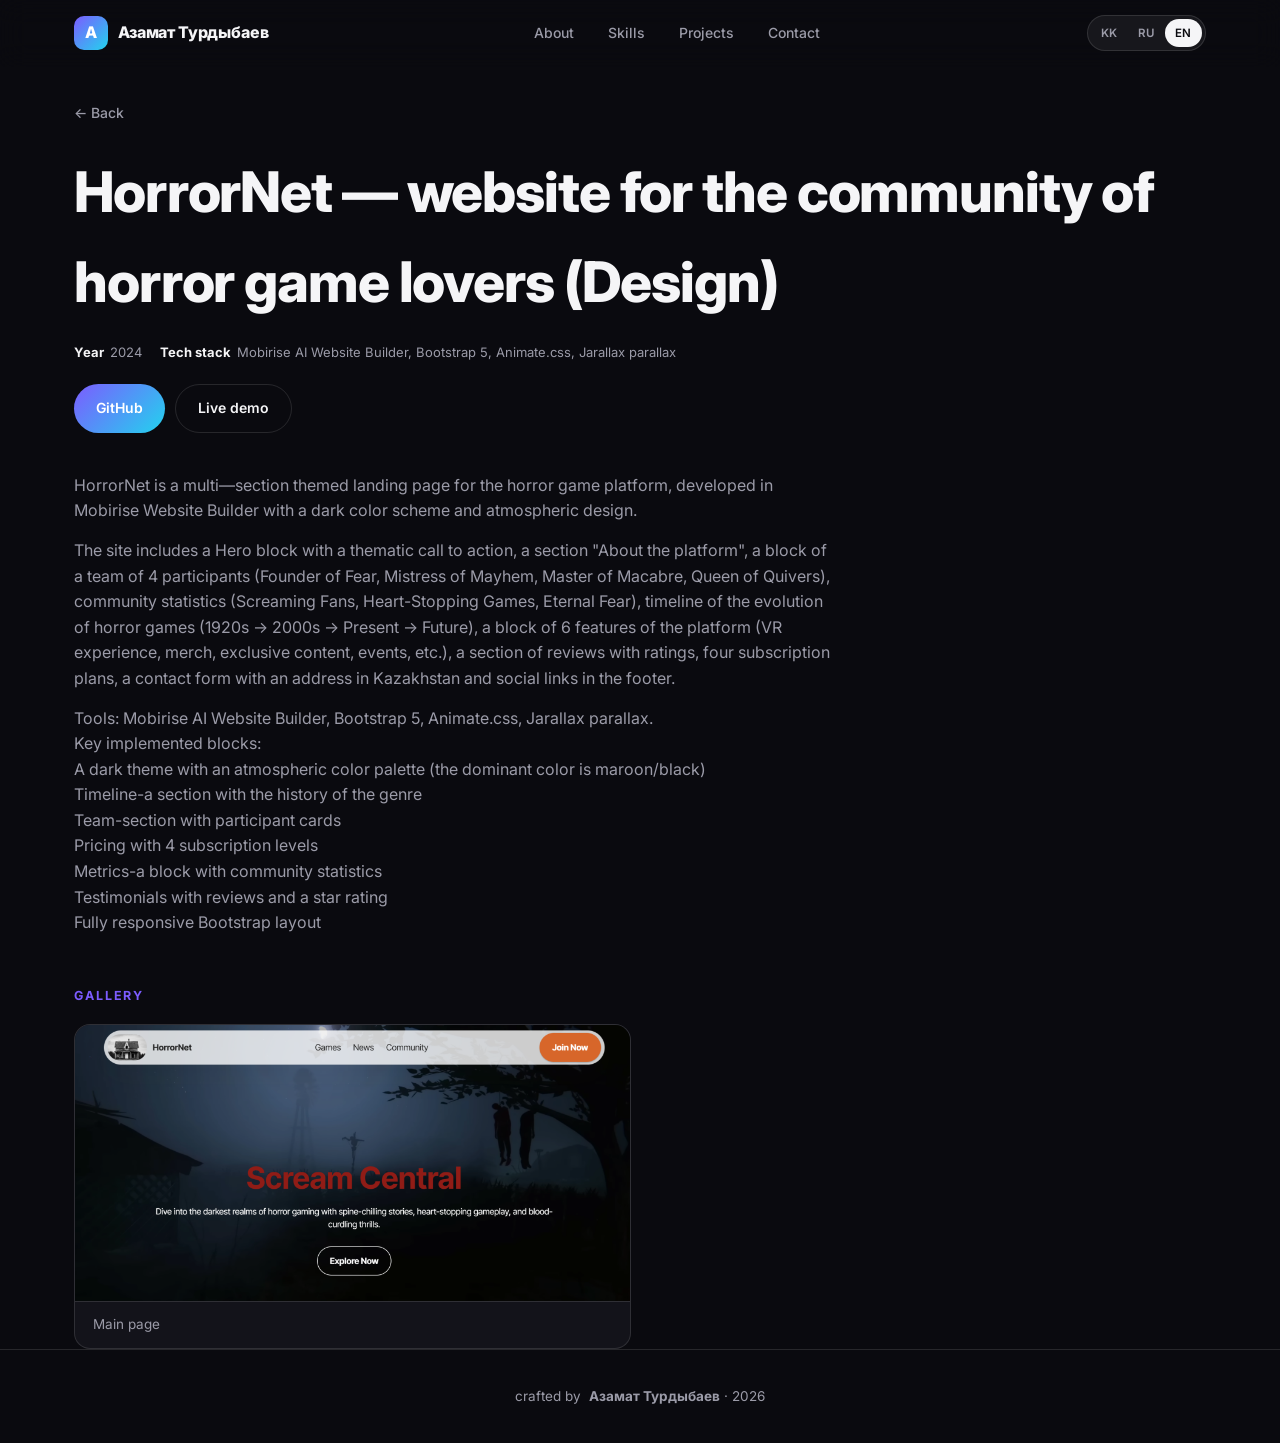
<file: projects/horror-game-design.html>
<!DOCTYPE html>
<html lang="en">
<head>
<meta charset="UTF-8">
<meta name="viewport" content="width=device-width, initial-scale=1.0">
<title>HorrorNet — website for the community of horror game lovers (Design) — Азамат Турдыбаев</title>
<link rel="preconnect" href="https://fonts.googleapis.com">
<link rel="preconnect" href="https://fonts.gstatic.com" crossorigin>
<link href="https://fonts.googleapis.com/css2?family=Inter:wght@400;500;600;700;800&display=swap" rel="stylesheet">
<link rel="stylesheet" href="../assets/css/style.css">
</head>
<body>

<header class="header" id="header">
  <div class="container header-inner">
    <a href="../index.html" class="logo">
      <span class="logo-mark">А</span>
      <span>Азамат Турдыбаев</span>
    </a>
    <nav class="nav" id="nav">
      <a href="../index.html#about" data-i18n="nav_about"></a>
      <a href="../index.html#skills" data-i18n="nav_skills"></a>
      <a href="../index.html#projects" data-i18n="nav_projects"></a>
      <a href="../index.html#contact" data-i18n="nav_contact"></a>
    </nav>
    <div class="header-actions">
      <div class="lang-switch" id="langSwitch">
        <button data-lang="kk">KK</button>
        <button data-lang="ru">RU</button>
        <button data-lang="en" class="active">EN</button>
      </div>
      <button class="btn-burger" id="burger" aria-label="menu">☰</button>
    </div>
  </div>
</header>

<main class="container project-page">
  <a href="../index.html" class="back-link" data-i18n="btn_back"></a>

  <div class="project-hero">
    <h1 data-i18n-proj="p_j9yw7mhmooaiygd.title">HorrorNet — website for the community of horror game lovers (Design)</h1>
    <div class="project-meta">
      <div><b data-i18n="label_year"></b>2024</div>
      <div><b data-i18n="label_tech"></b>Mobirise AI Website Builder, Bootstrap 5, Animate.css, Jarallax parallax</div>
    </div>
    <div class="project-actions">
      <a href="https://github.com/Azamat-Eric/horror-1" target="_blank" rel="noopener" class="btn btn-primary" data-i18n="btn_github"></a>
      <a href="https://azamat-eric.github.io/horror-1/" target="_blank" rel="noopener" class="btn btn-outline" data-i18n="btn_demo"></a>
    </div>
  </div>

  <div class="project-content" data-i18n-html="proj_p_j9yw7mhmooaiygd_full"></div>

  
  <h2 class="section-eyebrow" style="display:block;margin-bottom:18px" data-i18n="label_gallery"></h2>
  <div class="gallery">
    <figure class="gallery-item"><img src="../assets/img/f_arnziqlfmoohcn5r.png" alt="" data-zoom><figcaption class="gallery-caption" data-i18n-media="m_j6q9l2rmoohcn67"></figcaption></figure>
  </div>
  

</main>

<div class="lightbox" id="lightbox">
  <div class="lightbox-close">×</div>
  <img id="lightbox-img" alt="">
</div>

<footer class="footer">
  <div class="container">
    <span data-i18n="footer_made"></span> &nbsp;<b>Азамат Турдыбаев</b> · 2026
  </div>
</footer>

<script src="../assets/js/data.js"></script>
<script src="../assets/js/main.js"></script>
</body>
</html>
</file>
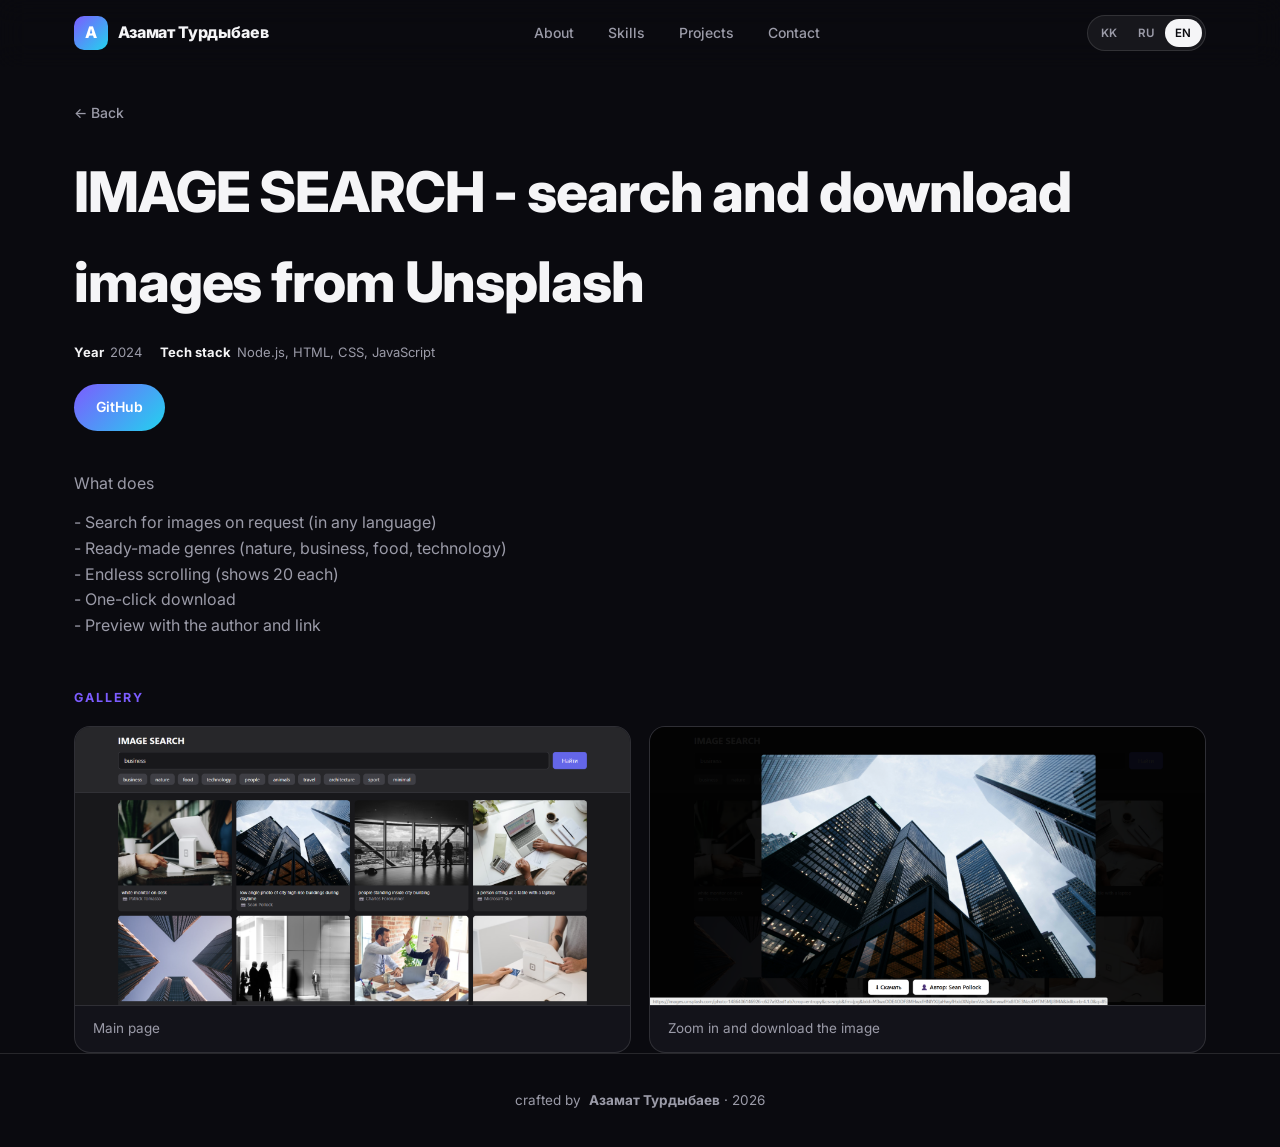
<file: projects/image-search-unsplash.html>
<!DOCTYPE html>
<html lang="en">
<head>
<meta charset="UTF-8">
<meta name="viewport" content="width=device-width, initial-scale=1.0">
<title>IMAGE SEARCH - search and download images from Unsplash — Азамат Турдыбаев</title>
<link rel="preconnect" href="https://fonts.googleapis.com">
<link rel="preconnect" href="https://fonts.gstatic.com" crossorigin>
<link href="https://fonts.googleapis.com/css2?family=Inter:wght@400;500;600;700;800&display=swap" rel="stylesheet">
<link rel="stylesheet" href="../assets/css/style.css">
</head>
<body>

<header class="header" id="header">
  <div class="container header-inner">
    <a href="../index.html" class="logo">
      <span class="logo-mark">А</span>
      <span>Азамат Турдыбаев</span>
    </a>
    <nav class="nav" id="nav">
      <a href="../index.html#about" data-i18n="nav_about"></a>
      <a href="../index.html#skills" data-i18n="nav_skills"></a>
      <a href="../index.html#projects" data-i18n="nav_projects"></a>
      <a href="../index.html#contact" data-i18n="nav_contact"></a>
    </nav>
    <div class="header-actions">
      <div class="lang-switch" id="langSwitch">
        <button data-lang="kk">KK</button>
        <button data-lang="ru">RU</button>
        <button data-lang="en" class="active">EN</button>
      </div>
      <button class="btn-burger" id="burger" aria-label="menu">☰</button>
    </div>
  </div>
</header>

<main class="container project-page">
  <a href="../index.html" class="back-link" data-i18n="btn_back"></a>

  <div class="project-hero">
    <h1 data-i18n-proj="p_6j5fk1smopsqwua.title">IMAGE SEARCH - search and download images from Unsplash</h1>
    <div class="project-meta">
      <div><b data-i18n="label_year"></b>2024</div>
      <div><b data-i18n="label_tech"></b>Node.js, HTML, CSS, JavaScript</div>
    </div>
    <div class="project-actions">
      <a href="https://github.com/Azamat-Eric/image-search-unsplash" target="_blank" rel="noopener" class="btn btn-primary" data-i18n="btn_github"></a>
      
    </div>
  </div>

  <div class="project-content" data-i18n-html="proj_p_6j5fk1smopsqwua_full"></div>

  
  <h2 class="section-eyebrow" style="display:block;margin-bottom:18px" data-i18n="label_gallery"></h2>
  <div class="gallery">
    <figure class="gallery-item"><img src="../assets/img/f_zx9a9mbqmopt0fna.png" alt="" data-zoom><figcaption class="gallery-caption" data-i18n-media="m_02y59snmopt0fo3"></figcaption></figure>
    <figure class="gallery-item"><img src="../assets/img/f_0f7un5opmopt1uyn.png" alt="" data-zoom><figcaption class="gallery-caption" data-i18n-media="m_hvmo3w7mopt1uz6"></figcaption></figure>
  </div>
  

</main>

<div class="lightbox" id="lightbox">
  <div class="lightbox-close">×</div>
  <img id="lightbox-img" alt="">
</div>

<footer class="footer">
  <div class="container">
    <span data-i18n="footer_made"></span> &nbsp;<b>Азамат Турдыбаев</b> · 2026
  </div>
</footer>

<script src="../assets/js/data.js"></script>
<script src="../assets/js/main.js"></script>
</body>
</html>
</file>
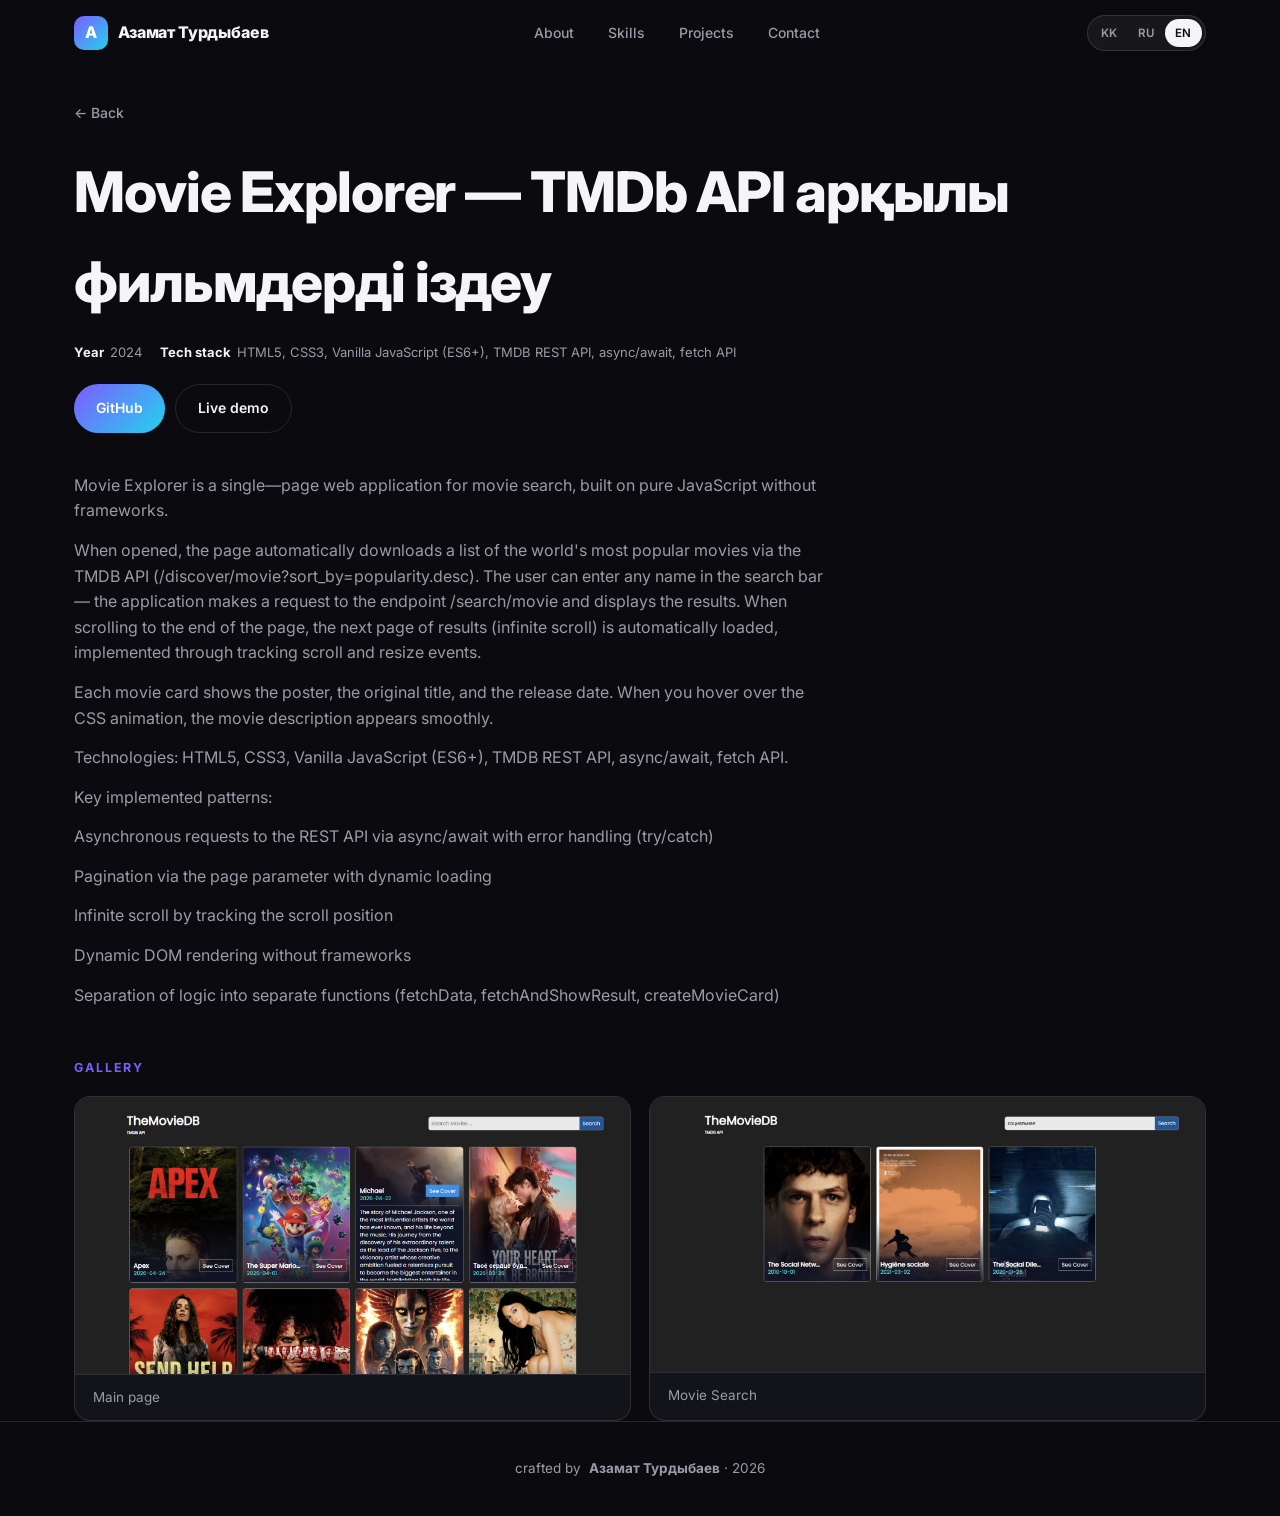
<file: projects/tmdb-api.html>
<!DOCTYPE html>
<html lang="en">
<head>
<meta charset="UTF-8">
<meta name="viewport" content="width=device-width, initial-scale=1.0">
<title>Movie Explorer — TMDb API арқылы фильмдерді іздеу — Азамат Турдыбаев</title>
<link rel="preconnect" href="https://fonts.googleapis.com">
<link rel="preconnect" href="https://fonts.gstatic.com" crossorigin>
<link href="https://fonts.googleapis.com/css2?family=Inter:wght@400;500;600;700;800&display=swap" rel="stylesheet">
<link rel="stylesheet" href="../assets/css/style.css">
</head>
<body>

<header class="header" id="header">
  <div class="container header-inner">
    <a href="../index.html" class="logo">
      <span class="logo-mark">А</span>
      <span>Азамат Турдыбаев</span>
    </a>
    <nav class="nav" id="nav">
      <a href="../index.html#about" data-i18n="nav_about"></a>
      <a href="../index.html#skills" data-i18n="nav_skills"></a>
      <a href="../index.html#projects" data-i18n="nav_projects"></a>
      <a href="../index.html#contact" data-i18n="nav_contact"></a>
    </nav>
    <div class="header-actions">
      <div class="lang-switch" id="langSwitch">
        <button data-lang="kk">KK</button>
        <button data-lang="ru">RU</button>
        <button data-lang="en" class="active">EN</button>
      </div>
      <button class="btn-burger" id="burger" aria-label="menu">☰</button>
    </div>
  </div>
</header>

<main class="container project-page">
  <a href="../index.html" class="back-link" data-i18n="btn_back"></a>

  <div class="project-hero">
    <h1 data-i18n-proj="p_hsqgkrfmoo868qn.title">Movie Explorer — TMDb API арқылы фильмдерді іздеу</h1>
    <div class="project-meta">
      <div><b data-i18n="label_year"></b>2024</div>
      <div><b data-i18n="label_tech"></b>HTML5, CSS3, Vanilla JavaScript (ES6+), TMDB REST API, async/await, fetch API</div>
    </div>
    <div class="project-actions">
      <a href="https://azamat-eric.github.io/tmdbAPI/" target="_blank" rel="noopener" class="btn btn-primary" data-i18n="btn_github"></a>
      <a href="https://azamat-eric.github.io/tmdbAPI/" target="_blank" rel="noopener" class="btn btn-outline" data-i18n="btn_demo"></a>
    </div>
  </div>

  <div class="project-content" data-i18n-html="proj_p_hsqgkrfmoo868qn_full"></div>

  
  <h2 class="section-eyebrow" style="display:block;margin-bottom:18px" data-i18n="label_gallery"></h2>
  <div class="gallery">
    <figure class="gallery-item"><img src="../assets/img/f_5rtunjubmoo8fcvo.png" alt="" data-zoom><figcaption class="gallery-caption" data-i18n-media="m_fyf0eqsmoo8fcwi"></figcaption></figure>
    <figure class="gallery-item"><img src="../assets/img/f_p6pmobgvmoo8jybn.png" alt="" data-zoom><figcaption class="gallery-caption" data-i18n-media="m_x2dpz2xmoo8jyca"></figcaption></figure>
  </div>
  

</main>

<div class="lightbox" id="lightbox">
  <div class="lightbox-close">×</div>
  <img id="lightbox-img" alt="">
</div>

<footer class="footer">
  <div class="container">
    <span data-i18n="footer_made"></span> &nbsp;<b>Азамат Турдыбаев</b> · 2026
  </div>
</footer>

<script src="../assets/js/data.js"></script>
<script src="../assets/js/main.js"></script>
</body>
</html>
</file>
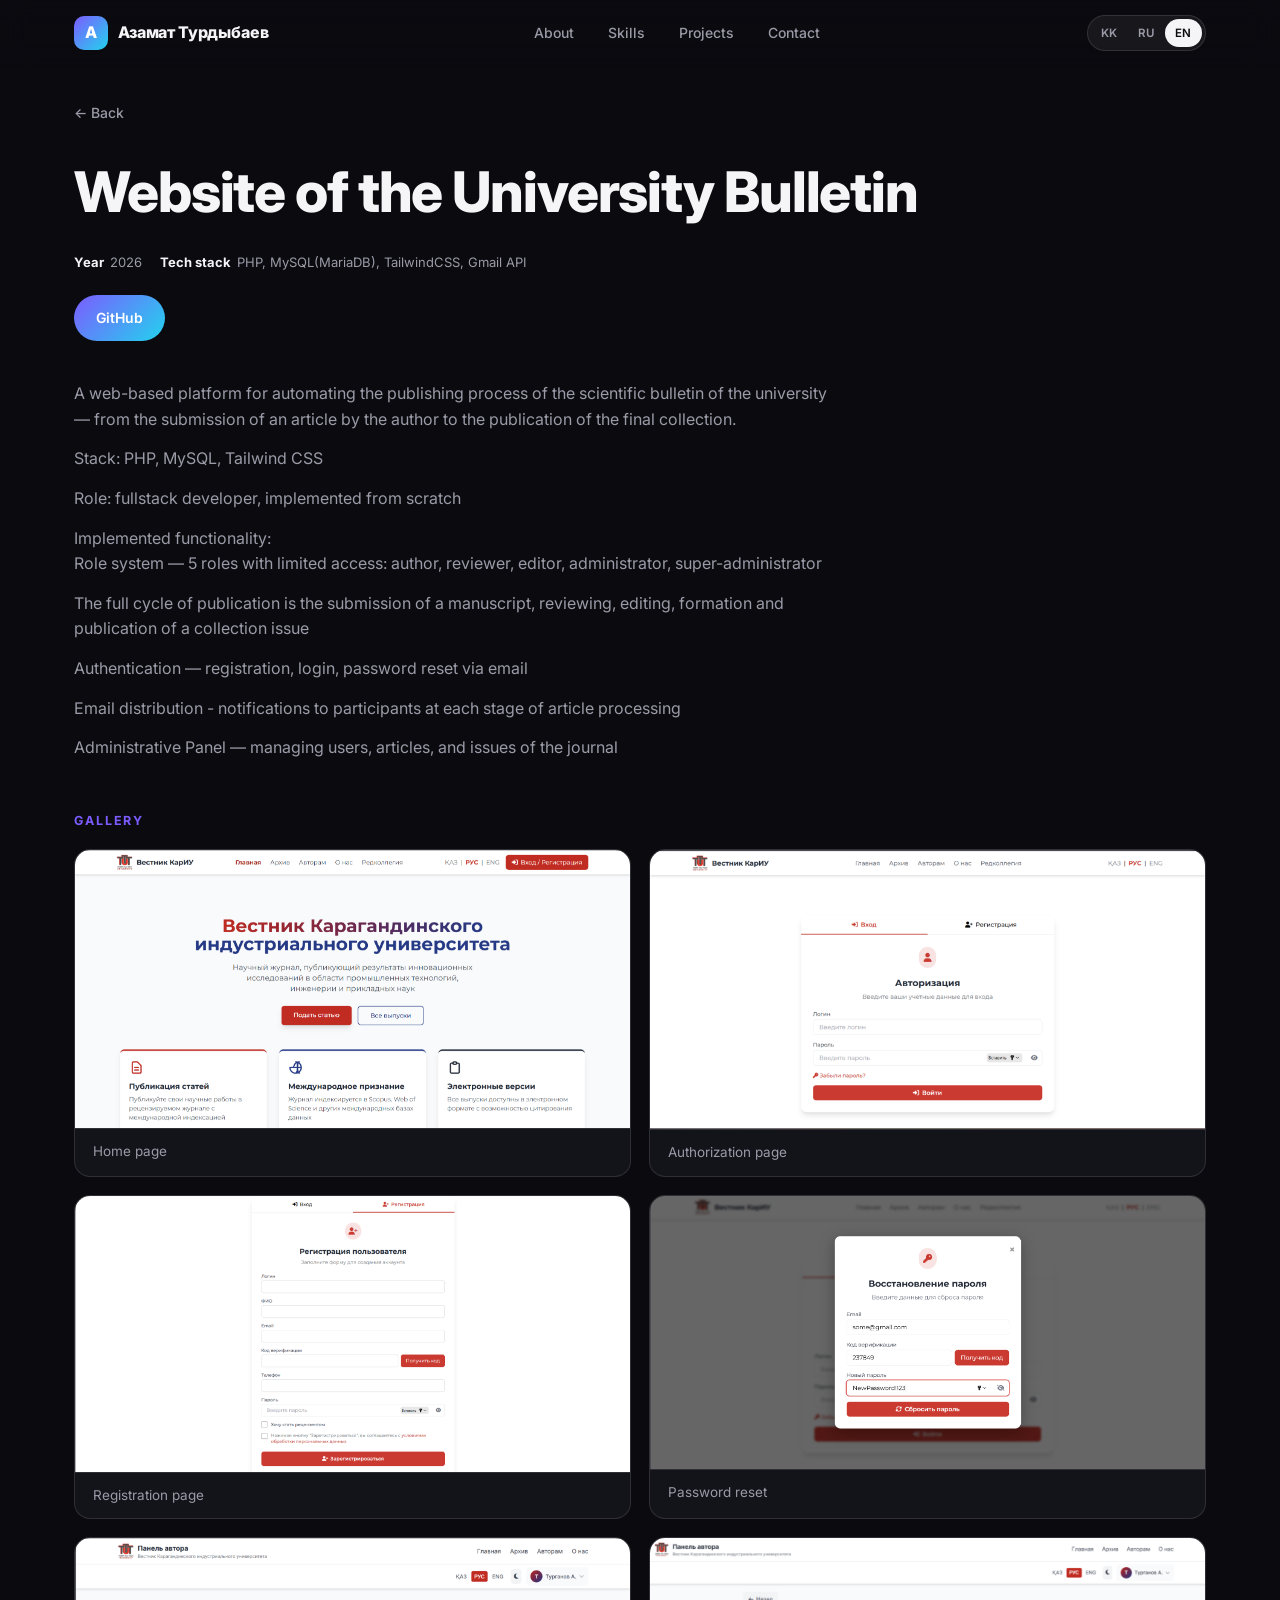
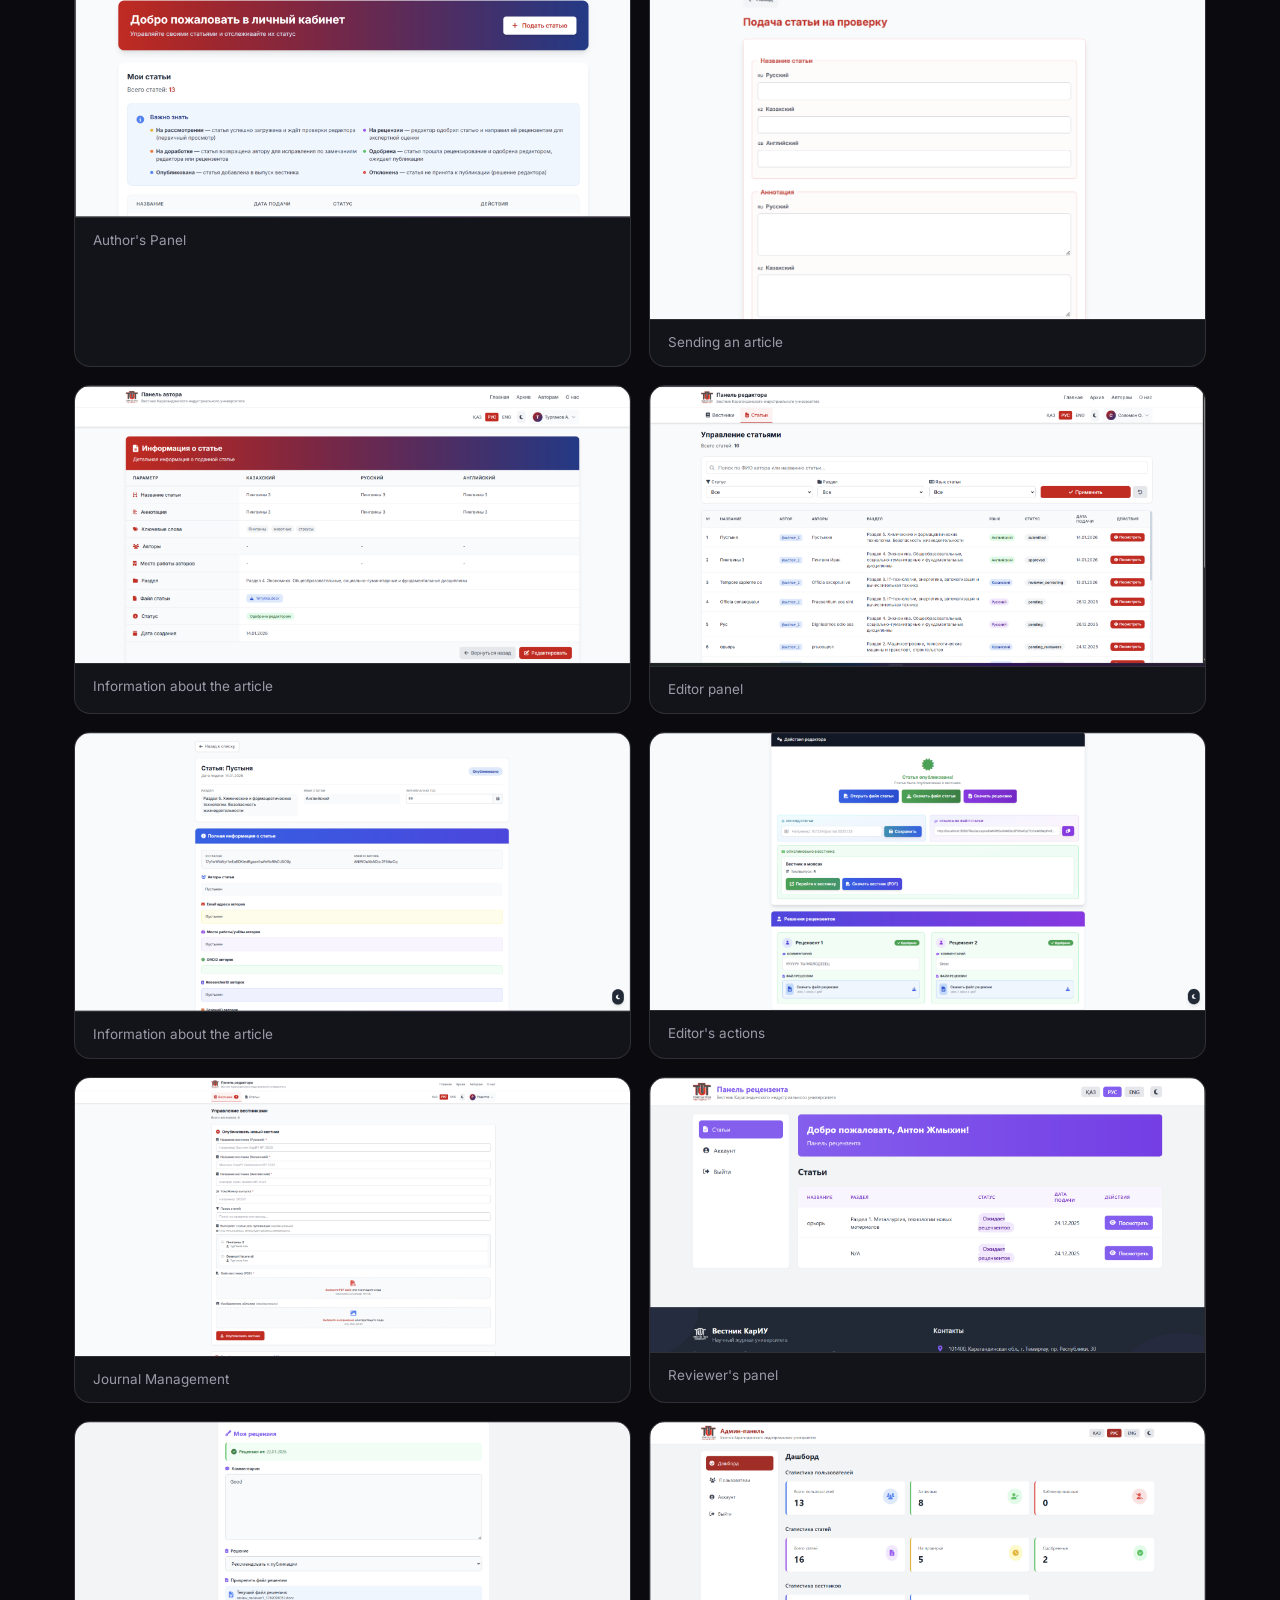
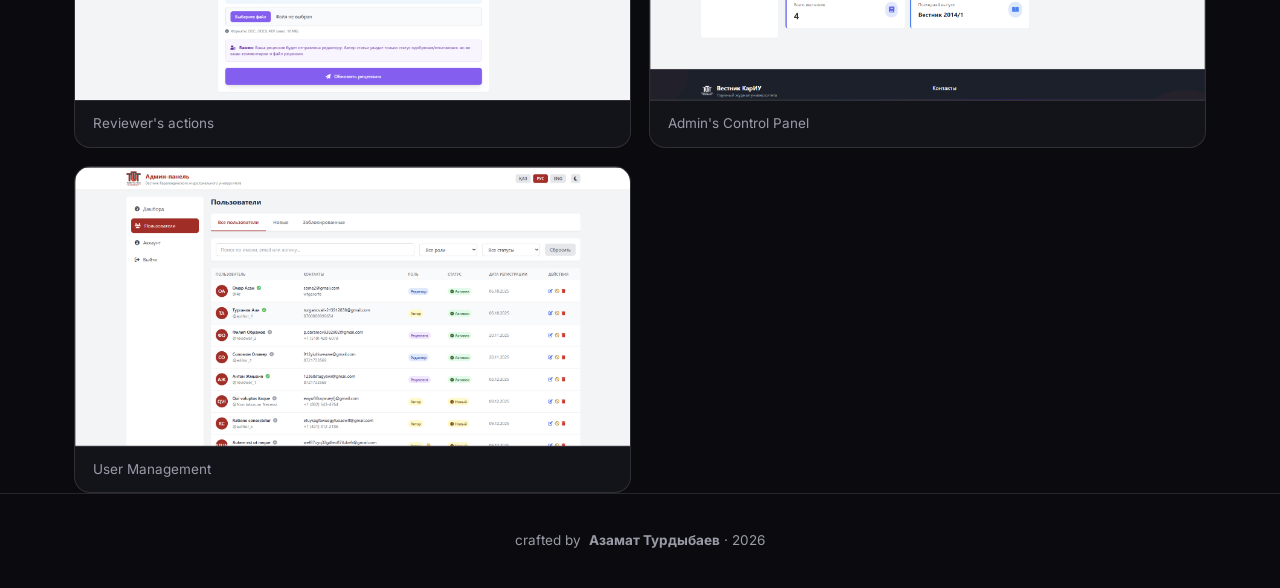
<file: projects/vestnik-kariu.html>
<!DOCTYPE html>
<html lang="en">
<head>
<meta charset="UTF-8">
<meta name="viewport" content="width=device-width, initial-scale=1.0">
<title>Website of the University Bulletin — Азамат Турдыбаев</title>
<link rel="preconnect" href="https://fonts.googleapis.com">
<link rel="preconnect" href="https://fonts.gstatic.com" crossorigin>
<link href="https://fonts.googleapis.com/css2?family=Inter:wght@400;500;600;700;800&display=swap" rel="stylesheet">
<link rel="stylesheet" href="../assets/css/style.css">
</head>
<body>

<header class="header" id="header">
  <div class="container header-inner">
    <a href="../index.html" class="logo">
      <span class="logo-mark">А</span>
      <span>Азамат Турдыбаев</span>
    </a>
    <nav class="nav" id="nav">
      <a href="../index.html#about" data-i18n="nav_about"></a>
      <a href="../index.html#skills" data-i18n="nav_skills"></a>
      <a href="../index.html#projects" data-i18n="nav_projects"></a>
      <a href="../index.html#contact" data-i18n="nav_contact"></a>
    </nav>
    <div class="header-actions">
      <div class="lang-switch" id="langSwitch">
        <button data-lang="kk">KK</button>
        <button data-lang="ru">RU</button>
        <button data-lang="en" class="active">EN</button>
      </div>
      <button class="btn-burger" id="burger" aria-label="menu">☰</button>
    </div>
  </div>
</header>

<main class="container project-page">
  <a href="../index.html" class="back-link" data-i18n="btn_back"></a>

  <div class="project-hero">
    <h1 data-i18n-proj="p_o89itzxmonbbtn9.title">Website of the University Bulletin</h1>
    <div class="project-meta">
      <div><b data-i18n="label_year"></b>2026</div>
      <div><b data-i18n="label_tech"></b>PHP, MySQL(MariaDB), TailwindCSS, Gmail API</div>
    </div>
    <div class="project-actions">
      <a href="https://github.com/Azamat-Eric/vestnik-university" target="_blank" rel="noopener" class="btn btn-primary" data-i18n="btn_github"></a>
      
    </div>
  </div>

  <div class="project-content" data-i18n-html="proj_p_o89itzxmonbbtn9_full"></div>

  
  <h2 class="section-eyebrow" style="display:block;margin-bottom:18px" data-i18n="label_gallery"></h2>
  <div class="gallery">
    <figure class="gallery-item"><img src="../assets/img/f_k89gfe0amonbua93.png" alt="" data-zoom><figcaption class="gallery-caption" data-i18n-media="m_2doj54amonbua9p"></figcaption></figure>
    <figure class="gallery-item"><img src="../assets/img/f_fp5ixr8wmonbwuh7.png" alt="" data-zoom><figcaption class="gallery-caption" data-i18n-media="m_kvzoyqmmonbwuhn"></figcaption></figure>
    <figure class="gallery-item"><img src="../assets/img/f_is5w1jr0monbzq7n.png" alt="" data-zoom><figcaption class="gallery-caption" data-i18n-media="m_6rjqg8xmonbzq80"></figcaption></figure>
    <figure class="gallery-item"><img src="../assets/img/f_zjnxfjknmonc1xi7.png" alt="" data-zoom><figcaption class="gallery-caption" data-i18n-media="m_3dx048amonc1xip"></figcaption></figure>
    <figure class="gallery-item"><img src="../assets/img/f_how2fmxumonc7ms8.png" alt="" data-zoom><figcaption class="gallery-caption" data-i18n-media="m_7wv71bymonc7mt0"></figcaption></figure>
    <figure class="gallery-item"><img src="../assets/img/f_bag3iemsmonc9drt.png" alt="" data-zoom><figcaption class="gallery-caption" data-i18n-media="m_bv9dahzmonc9dsf"></figcaption></figure>
    <figure class="gallery-item"><img src="../assets/img/f_5np29ynrmoncbfxw.png" alt="" data-zoom><figcaption class="gallery-caption" data-i18n-media="m_g5rlwspmoncbfyf"></figcaption></figure>
    <figure class="gallery-item"><img src="../assets/img/f_tbnnrym4moncdj89.png" alt="" data-zoom><figcaption class="gallery-caption" data-i18n-media="m_6osdj08moncdj8p"></figcaption></figure>
    <figure class="gallery-item"><img src="../assets/img/f_3qr60zlmmoncgcnm.png" alt="" data-zoom><figcaption class="gallery-caption" data-i18n-media="m_n56i700moncgcnz"></figcaption></figure>
    <figure class="gallery-item"><img src="../assets/img/f_lbptl42imonchxu6.png" alt="" data-zoom><figcaption class="gallery-caption" data-i18n-media="m_6lsycxdmonchxuq"></figcaption></figure>
    <figure class="gallery-item"><img src="../assets/img/f_dzfn1modmoncjpfh.png" alt="" data-zoom><figcaption class="gallery-caption" data-i18n-media="m_ia7ohjemoncjpfu"></figcaption></figure>
    <figure class="gallery-item"><img src="../assets/img/f_igolijk7monclt1w.png" alt="" data-zoom><figcaption class="gallery-caption" data-i18n-media="m_41uqdc2monclt2c"></figcaption></figure>
    <figure class="gallery-item"><img src="../assets/img/f_qbh369tvmoncokk6.png" alt="" data-zoom><figcaption class="gallery-caption" data-i18n-media="m_sisjl00moncokkk"></figcaption></figure>
    <figure class="gallery-item"><img src="../assets/img/f_4072gtkbmoncqjrq.png" alt="" data-zoom><figcaption class="gallery-caption" data-i18n-media="m_h9o9je8moncqjss"></figcaption></figure>
    <figure class="gallery-item"><img src="../assets/img/f_u2ng8yphmoncrszc.png" alt="" data-zoom><figcaption class="gallery-caption" data-i18n-media="m_ypoqa44moncrszq"></figcaption></figure>
  </div>
  

</main>

<div class="lightbox" id="lightbox">
  <div class="lightbox-close">×</div>
  <img id="lightbox-img" alt="">
</div>

<footer class="footer">
  <div class="container">
    <span data-i18n="footer_made"></span> &nbsp;<b>Азамат Турдыбаев</b> · 2026
  </div>
</footer>

<script src="../assets/js/data.js"></script>
<script src="../assets/js/main.js"></script>
</body>
</html>
</file>
<file: assets/css/style.css>
/* === Portfolio site styles === */
:root {
  --bg: #0a0a0f;
  --surface: #13131a;
  --surface-2: color-mix(in srgb, #13131a 80%, #0a0a0f 20%);
  --text: #f5f5f7;
  --muted: #9b9ba8;
  --primary: #7c5cff;
  --accent: #22d3ee;
  --border: color-mix(in srgb, #f5f5f7 12%, transparent);
  --radius: 16px;
  --radius-sm: 8px;
  --container: 1180px;
}

* { box-sizing: border-box; margin: 0; padding: 0; }
html { scroll-behavior: smooth; }
body {
  font-family: 'Inter', system-ui, -apple-system, sans-serif;
  background: var(--bg);
  color: var(--text);
  line-height: 1.6;
  font-size: 16px;
  overflow-x: hidden;
  -webkit-font-smoothing: antialiased;
}

a { color: inherit; text-decoration: none; }
img, video { max-width: 100%; display: block; }
button { font: inherit; cursor: pointer; border: none; background: none; color: inherit; }

.container {
  width: 100%;
  max-width: var(--container);
  margin: 0 auto;
  padding: 0 24px;
}
@media (max-width: 640px) { .container { padding: 0 16px; } }

/* ===== Header ===== */
.header {
  position: fixed;
  top: 0; left: 0; right: 0;
  z-index: 50;
  padding: 14px 0;
  background: color-mix(in srgb, var(--bg) 80%, transparent);
  backdrop-filter: blur(14px);
  -webkit-backdrop-filter: blur(14px);
  border-bottom: 1px solid transparent;
  transition: border-color .2s, padding .2s;
}
.header.scrolled { border-bottom-color: var(--border); padding: 10px 0; }
.header-inner {
  display: flex; align-items: center; justify-content: space-between; gap: 16px;
}
.logo {
  display: flex; align-items: center; gap: 10px;
  font-weight: 800;
  font-size: 16px;
  letter-spacing: -0.01em;
}
.logo-mark {
  width: 34px; height: 34px;
  border-radius: 10px;
  background: linear-gradient(135deg, var(--primary), var(--accent));
  display: grid; place-items: center;
  color: #fff;
  font-size: 16px;
  font-weight: 800;
}

.nav { display: flex; gap: 6px; align-items: center; }
.nav a {
  padding: 8px 14px;
  border-radius: 999px;
  font-size: 14px;
  font-weight: 500;
  color: var(--muted);
  transition: color .15s, background .15s;
}
.nav a:hover { color: var(--text); background: color-mix(in srgb, var(--text) 6%, transparent); }

.header-actions { display: flex; gap: 8px; align-items: center; }
.lang-switch {
  display: inline-flex;
  background: color-mix(in srgb, var(--text) 6%, transparent);
  border: 1px solid var(--border);
  border-radius: 999px;
  padding: 3px;
  font-size: 11.5px;
  font-weight: 600;
}
.lang-switch button {
  padding: 5px 10px;
  border-radius: 999px;
  color: var(--muted);
  text-transform: uppercase;
  letter-spacing: 0.05em;
  transition: background .15s, color .15s;
}
.lang-switch button.active {
  background: var(--text);
  color: var(--bg);
}

.btn-burger { display: none; width: 38px; height: 38px; border-radius: 10px;
  background: color-mix(in srgb, var(--text) 6%, transparent);
  font-size: 18px;
}

@media (max-width: 820px) {
  .nav { display: none; position: absolute; top: 100%; left: 0; right: 0;
         flex-direction: column; gap: 0;
         background: var(--surface); border-bottom: 1px solid var(--border);
         padding: 8px;
  }
  .nav.open { display: flex; }
  .nav a { padding: 12px; border-radius: 10px; }
  .btn-burger { display: grid; place-items: center; }
}

/* ===== Hero ===== */
.hero {
  position: relative;
  padding: 140px 0 100px;
  overflow: hidden;
}
.hero-bg {
  position: absolute; inset: 0;
  pointer-events: none; z-index: 0;
}
.hero-bg.gradient::before {
  content: "";
  position: absolute;
  width: 700px; height: 700px;
  border-radius: 50%;
  background: radial-gradient(circle, color-mix(in srgb, var(--primary) 35%, transparent) 0%, transparent 60%);
  top: -200px; left: 50%;
  transform: translateX(-50%);
  filter: blur(60px);
  animation: floatBlob 12s ease-in-out infinite;
}
.hero-bg.gradient::after {
  content: "";
  position: absolute;
  width: 500px; height: 500px;
  border-radius: 50%;
  background: radial-gradient(circle, color-mix(in srgb, var(--accent) 25%, transparent) 0%, transparent 60%);
  bottom: -150px; right: 10%;
  filter: blur(60px);
  animation: floatBlob 14s ease-in-out infinite reverse;
}
.hero-bg.grid {
  background-image:
    linear-gradient(color-mix(in srgb, var(--text) 6%, transparent) 1px, transparent 1px),
    linear-gradient(90deg, color-mix(in srgb, var(--text) 6%, transparent) 1px, transparent 1px);
  background-size: 50px 50px;
  mask-image: radial-gradient(circle at 50% 30%, #000, transparent 70%);
  -webkit-mask-image: radial-gradient(circle at 50% 30%, #000, transparent 70%);
}

@keyframes floatBlob {
  0%, 100% { transform: translateX(-50%) translateY(0); }
  50% { transform: translateX(-50%) translateY(40px); }
}

.hero-inner {
  position: relative; z-index: 1;
  display: grid;
  grid-template-columns: 1.4fr 1fr;
  gap: 50px;
  align-items: center;
}
@media (max-width: 900px) {
  .hero-inner { grid-template-columns: 1fr; gap: 30px; }
}

.hero-pill {
  display: inline-flex; align-items: center; gap: 8px;
  padding: 6px 14px;
  background: color-mix(in srgb, var(--primary) 12%, transparent);
  border: 1px solid color-mix(in srgb, var(--primary) 30%, transparent);
  border-radius: 999px;
  font-size: 12.5px;
  font-weight: 600;
  color: var(--primary);
  margin-bottom: 22px;
}
.hero-pill .dot {
  width: 7px; height: 7px;
  border-radius: 50%;
  background: var(--primary);
  box-shadow: 0 0 10px var(--primary);
  animation: pulse 2s ease-in-out infinite;
}
@keyframes pulse {
  0%,100% { opacity: 1; }
  50% { opacity: 0.4; }
}

.hero h1 {
  font-size: clamp(36px, 6vw, 68px);
  font-weight: 800;
  line-height: 1.05;
  letter-spacing: -0.025em;
  margin-bottom: 18px;
}
.hero h1 .gradient-text {
  background: linear-gradient(135deg, var(--primary), var(--accent));
  -webkit-background-clip: text;
  background-clip: text;
  -webkit-text-fill-color: transparent;
}
.hero p.lead {
  font-size: clamp(15px, 1.7vw, 18px);
  color: var(--muted);
  max-width: 540px;
  margin-bottom: 28px;
}
.hero-cta { display: flex; gap: 12px; flex-wrap: wrap; }

.btn {
  display: inline-flex; align-items: center; gap: 8px;
  padding: 12px 22px;
  border-radius: 999px;
  font-size: 14px;
  font-weight: 600;
  transition: transform .12s, box-shadow .15s, opacity .15s;
}
.btn-primary {
  background: linear-gradient(135deg, var(--primary), var(--accent));
  color: #fff;
}
.btn-primary:hover { box-shadow: 0 10px 30px color-mix(in srgb, var(--primary) 40%, transparent); }
.btn-primary:active { transform: translateY(1px); }
.btn-outline {
  border: 1px solid var(--border);
  color: var(--text);
}
.btn-outline:hover { background: color-mix(in srgb, var(--text) 6%, transparent); }

.hero-portrait {
  display: flex; justify-content: center;
}
.portrait-frame {
  width: 320px; height: 320px;
  border-radius: 50%;
  position: relative;
  background: linear-gradient(135deg, var(--primary), var(--accent));
  padding: 4px;
}
.portrait-frame::before {
  content: "";
  position: absolute; inset: -20px;
  border-radius: 50%;
  background: conic-gradient(from 0deg, var(--primary), var(--accent), var(--primary));
  opacity: 0.2;
  filter: blur(40px);
  z-index: -1;
  animation: spin 14s linear infinite;
}
@keyframes spin { to { transform: rotate(360deg); } }
.portrait-inner {
  width: 100%; height: 100%;
  border-radius: 50%;
  background: var(--surface);
  display: grid; place-items: center;
  font-size: 90px;
  overflow: hidden;
  color: var(--muted);
}
.portrait-inner img { width: 100%; height: 100%; object-fit: cover; }
@media (max-width: 900px) { .portrait-frame { width: 240px; height: 240px; } }

/* ===== Sections ===== */
section { padding: 90px 0; position: relative; }
.section-head { margin-bottom: 50px; text-align: center; }
.section-eyebrow {
  display: inline-block;
  font-size: 12.5px;
  font-weight: 700;
  letter-spacing: 0.15em;
  text-transform: uppercase;
  color: var(--primary);
  margin-bottom: 10px;
}
.section-head h2 {
  font-size: clamp(28px, 4vw, 44px);
  font-weight: 800;
  letter-spacing: -0.02em;
}

/* ===== About ===== */
.about-grid {
  display: grid;
  grid-template-columns: 1fr 1fr;
  gap: 50px;
  align-items: center;
}
@media (max-width: 800px) {
  .about-grid { grid-template-columns: 1fr; }
}
.about-text { font-size: 16px; color: var(--muted); }
.about-text p { margin-bottom: 14px; }
.about-stats { display: grid; grid-template-columns: repeat(2, 1fr); gap: 14px; margin-top: 24px; }
.stat-card {
  background: var(--surface);
  border: 1px solid var(--border);
  border-radius: var(--radius);
  padding: 18px;
}
.stat-card b {
  font-size: 28px; font-weight: 800;
  background: linear-gradient(135deg, var(--primary), var(--accent));
  -webkit-background-clip: text;
  background-clip: text;
  -webkit-text-fill-color: transparent;
  display: block;
  margin-bottom: 4px;
}
.stat-card span { font-size: 13px; color: var(--muted); }

/* ===== Skills ===== */
.skills-cloud {
  display: flex;
  flex-wrap: wrap;
  gap: 10px;
  justify-content: center;
}
.skill {
  padding: 10px 18px;
  background: var(--surface);
  border: 1px solid var(--border);
  border-radius: 999px;
  font-size: 14px;
  font-weight: 500;
  transition: transform .15s, border-color .15s, color .15s;
}
.skill:hover {
  transform: translateY(-2px);
  border-color: var(--primary);
  color: var(--primary);
}

/* ===== Projects ===== */
.projects-grid {
  display: grid;
  grid-template-columns: repeat(auto-fill, minmax(330px, 1fr));
  gap: 22px;
}
.project {
  background: var(--surface);
  border: 1px solid var(--border);
  border-radius: var(--radius);
  overflow: hidden;
  display: flex; flex-direction: column;
  transition: transform .2s, border-color .2s, box-shadow .2s;
  text-decoration: none;
  color: inherit;
}
.project:hover {
  transform: translateY(-6px);
  border-color: color-mix(in srgb, var(--primary) 60%, var(--border));
  box-shadow: 0 20px 60px color-mix(in srgb, var(--primary) 12%, transparent);
}
.project-cover {
  aspect-ratio: 16/10;
  background: var(--surface-2);
  position: relative;
  overflow: hidden;
}
.project-cover img {
  width: 100%; height: 100%;
  object-fit: cover;
  transition: transform .4s;
}
.project:hover .project-cover img { transform: scale(1.05); }
.project-cover-empty {
  width: 100%; height: 100%;
  display: grid; place-items: center;
  color: var(--muted);
  font-size: 50px;
}
.project-body { padding: 22px; display: flex; flex-direction: column; gap: 12px; flex: 1; }
.project-title { font-size: 19px; font-weight: 700; letter-spacing: -0.01em; }
.project-desc { color: var(--muted); font-size: 14px; flex: 1; }
.project-tech { display: flex; flex-wrap: wrap; gap: 6px; }
.project-tech span {
  font-size: 11px;
  padding: 4px 10px;
  border-radius: 999px;
  background: color-mix(in srgb, var(--primary) 10%, transparent);
  color: var(--primary);
  font-weight: 600;
}
.project-link-row {
  display: flex; align-items: center; justify-content: space-between;
  font-size: 13px;
  color: var(--primary);
  font-weight: 600;
}
.arrow-icon {
  display: inline-grid; place-items: center;
  width: 28px; height: 28px;
  border-radius: 50%;
  background: color-mix(in srgb, var(--primary) 12%, transparent);
  transition: transform .2s;
}
.project:hover .arrow-icon { transform: translateX(4px); }

.empty-projects {
  grid-column: 1 / -1;
  text-align: center;
  padding: 60px 20px;
  color: var(--muted);
  border: 1px dashed var(--border);
  border-radius: var(--radius);
}

/* ===== Contact ===== */
.contact {
  text-align: center;
}
.contact-text {
  font-size: 18px;
  color: var(--muted);
  max-width: 560px;
  margin: 0 auto 30px;
}
.contact-grid {
  display: grid;
  grid-template-columns: repeat(auto-fit, minmax(220px, 1fr));
  gap: 14px;
  max-width: 800px;
  margin: 0 auto;
}
.contact-card {
  background: var(--surface);
  border: 1px solid var(--border);
  border-radius: var(--radius);
  padding: 22px;
  text-align: left;
  transition: border-color .15s, transform .12s;
}
.contact-card:hover {
  border-color: var(--primary);
  transform: translateY(-3px);
}
.contact-card-label {
  font-size: 12px;
  color: var(--muted);
  text-transform: uppercase;
  letter-spacing: 0.1em;
  margin-bottom: 6px;
}
.contact-card-value {
  font-size: 15px;
  font-weight: 600;
  word-break: break-word;
}

.socials {
  display: flex; justify-content: center; gap: 12px;
  margin-top: 36px;
}
.social-icon {
  width: 44px; height: 44px;
  display: grid; place-items: center;
  border-radius: 12px;
  background: var(--surface);
  border: 1px solid var(--border);
  transition: transform .15s, border-color .15s, color .15s;
}
.social-icon:hover {
  border-color: var(--primary);
  color: var(--primary);
  transform: translateY(-3px);
}
.social-icon svg { width: 20px; height: 20px; }

/* ===== Footer ===== */
.footer {
  padding: 36px 0;
  border-top: 1px solid var(--border);
  text-align: center;
  color: var(--muted);
  font-size: 13.5px;
}

/* ===== Project Page ===== */
.project-page { padding-top: 100px; }
.back-link {
  display: inline-flex; align-items: center; gap: 6px;
  color: var(--muted);
  font-size: 14px;
  font-weight: 500;
  margin-bottom: 24px;
}
.back-link:hover { color: var(--primary); }

.project-hero h1 {
  font-size: clamp(32px, 5vw, 56px);
  font-weight: 800;
  letter-spacing: -0.02em;
  margin-bottom: 14px;
}
.project-meta {
  display: flex; gap: 18px; flex-wrap: wrap;
  font-size: 13px; color: var(--muted);
  margin-bottom: 22px;
}
.project-meta b { color: var(--text); margin-right: 6px; }

.project-actions { display: flex; gap: 10px; flex-wrap: wrap; margin-bottom: 40px; }

.project-content {
  font-size: 16px;
  color: var(--muted);
  max-width: 760px;
  margin-bottom: 50px;
}
.project-content p { margin-bottom: 14px; }

.gallery {
  display: grid;
  gap: 18px;
  grid-template-columns: 1fr;
}
.gallery-item {
  background: var(--surface);
  border: 1px solid var(--border);
  border-radius: var(--radius);
  overflow: hidden;
}
.gallery-item img, .gallery-item video {
  width: 100%;
  display: block;
  cursor: zoom-in;
}
.gallery-item video { cursor: default; }
.gallery-caption {
  padding: 12px 18px;
  font-size: 13.5px;
  color: var(--muted);
  border-top: 1px solid var(--border);
}

@media (min-width: 720px) {
  .gallery {
    grid-template-columns: 1fr 1fr;
  }
  .gallery-item.wide { grid-column: 1 / -1; }
}

/* ===== Lightbox ===== */
.lightbox {
  position: fixed; inset: 0;
  background: rgba(0,0,0,0.92);
  display: none;
  z-index: 200;
  align-items: center;
  justify-content: center;
  padding: 30px;
  cursor: zoom-out;
}
.lightbox.open { display: flex; }
.lightbox img {
  max-width: 95%;
  max-height: 95vh;
  border-radius: 8px;
  object-fit: contain;
}
.lightbox-close {
  position: absolute; top: 20px; right: 20px;
  background: rgba(255,255,255,0.1);
  color: #fff;
  width: 42px; height: 42px;
  border-radius: 50%;
  font-size: 20px;
  display: grid; place-items: center;
  cursor: pointer;
}

/* ===== Reveal animations ===== */
.reveal {
  opacity: 0;
  transform: translateY(24px);
  transition: opacity .6s, transform .6s;
}
.reveal.in {
  opacity: 1;
  transform: translateY(0);
}

/* ===== Scrollbar ===== */
::-webkit-scrollbar { width: 10px; height: 10px; }
::-webkit-scrollbar-track { background: var(--bg); }
::-webkit-scrollbar-thumb { background: color-mix(in srgb, var(--text) 14%, transparent); border-radius: 5px; }
::-webkit-scrollbar-thumb:hover { background: color-mix(in srgb, var(--text) 22%, transparent); }
</file>
